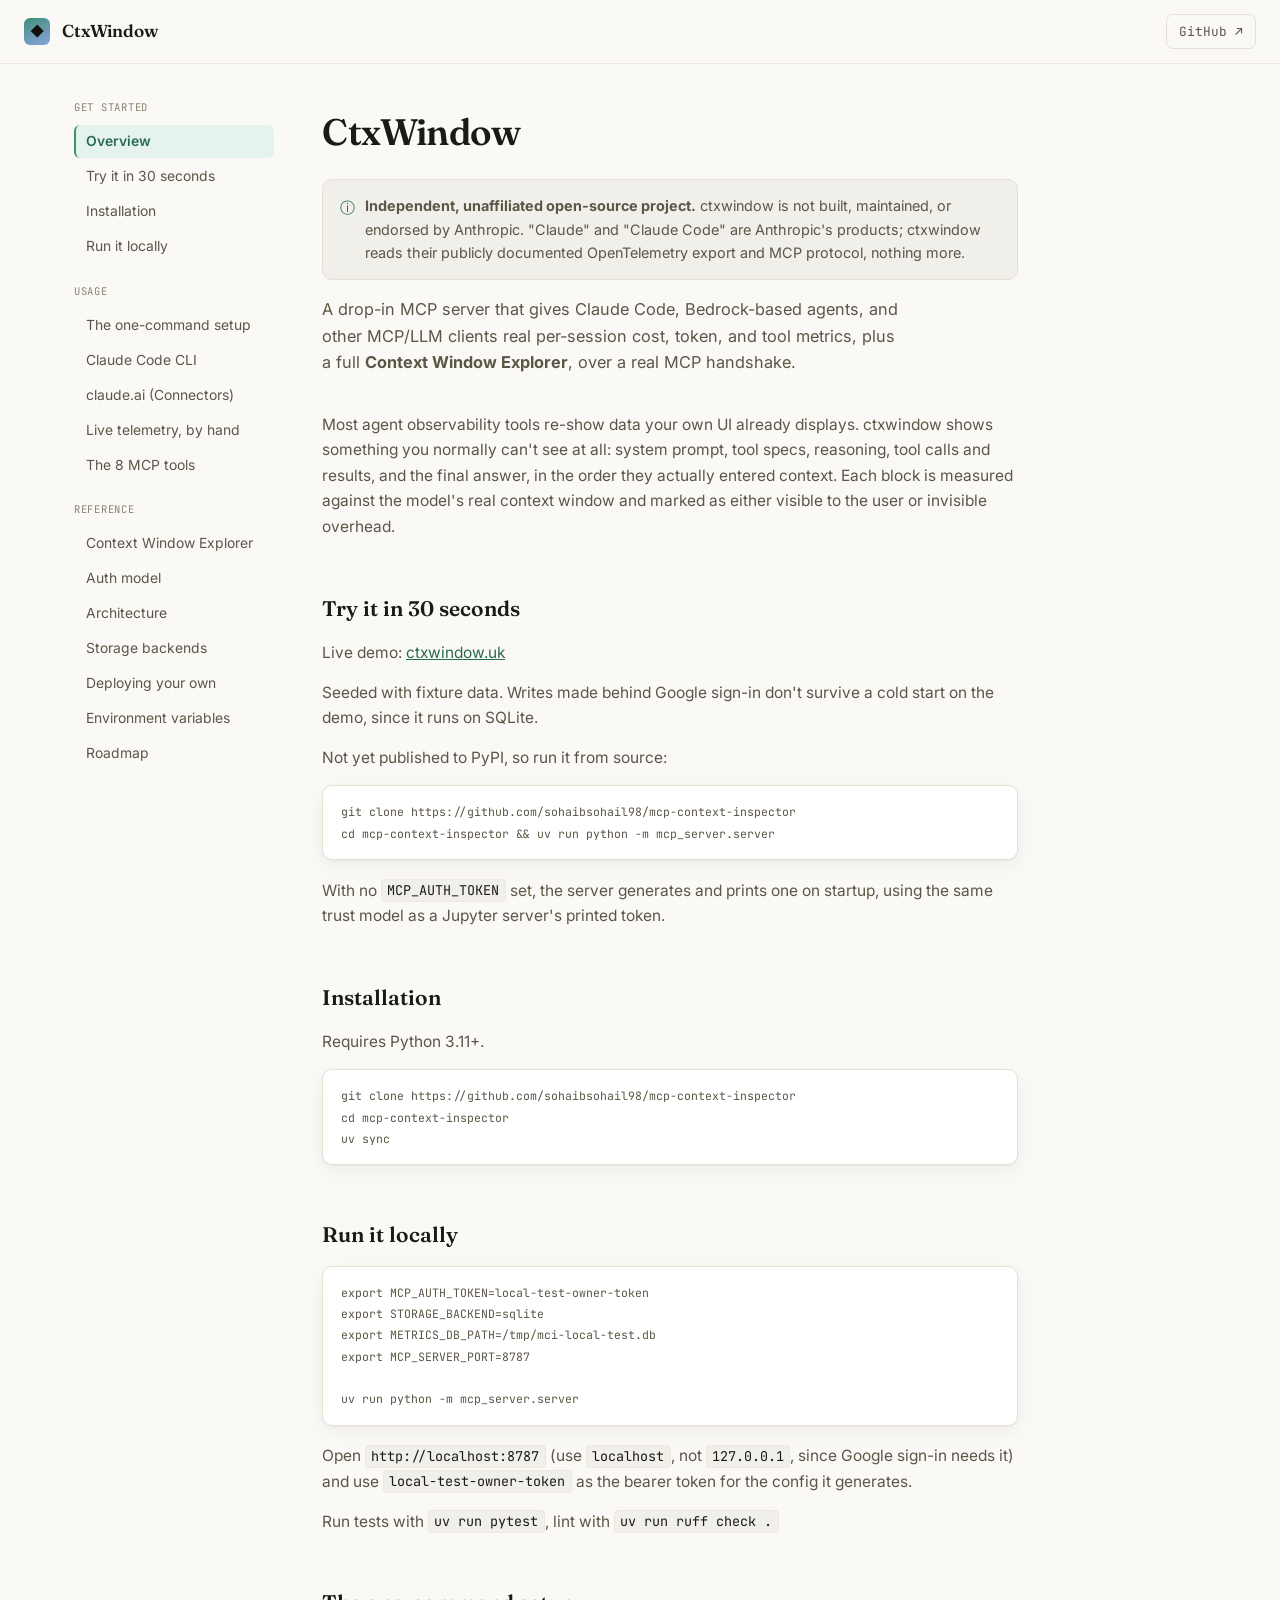
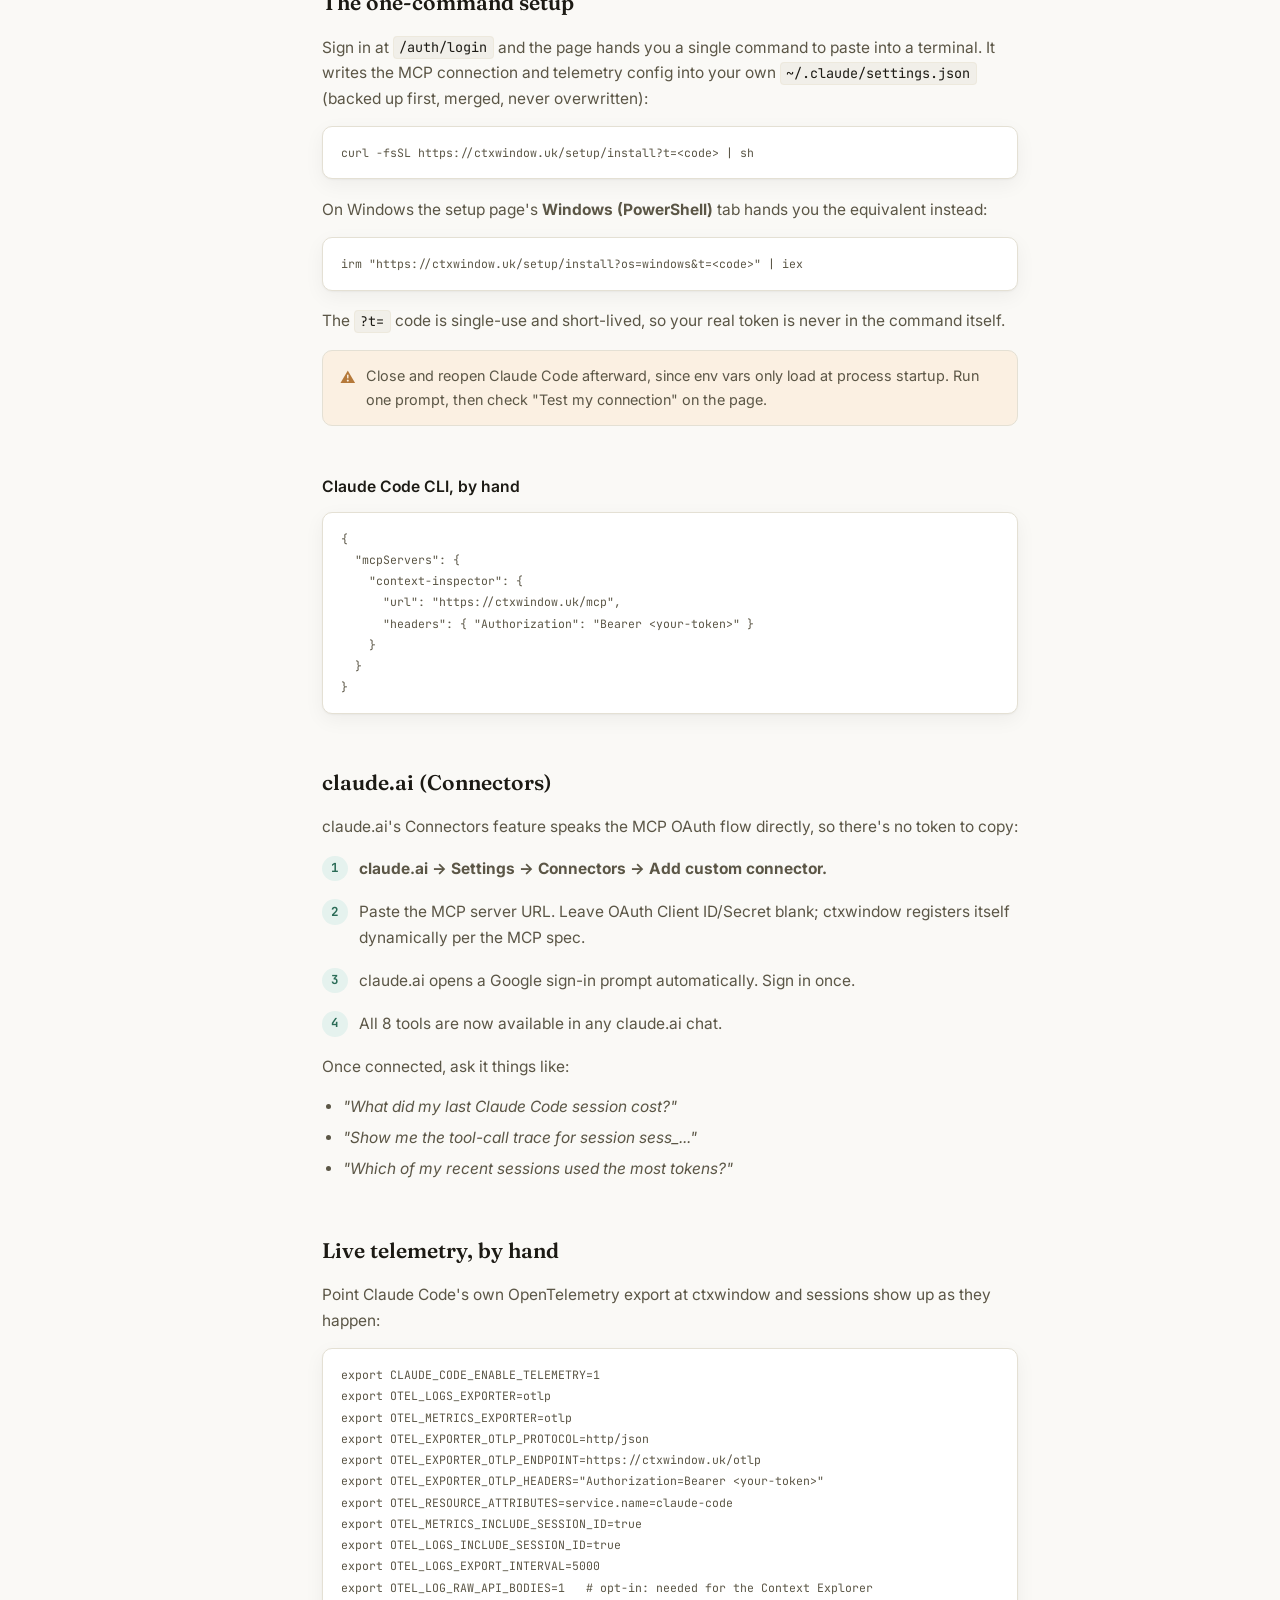
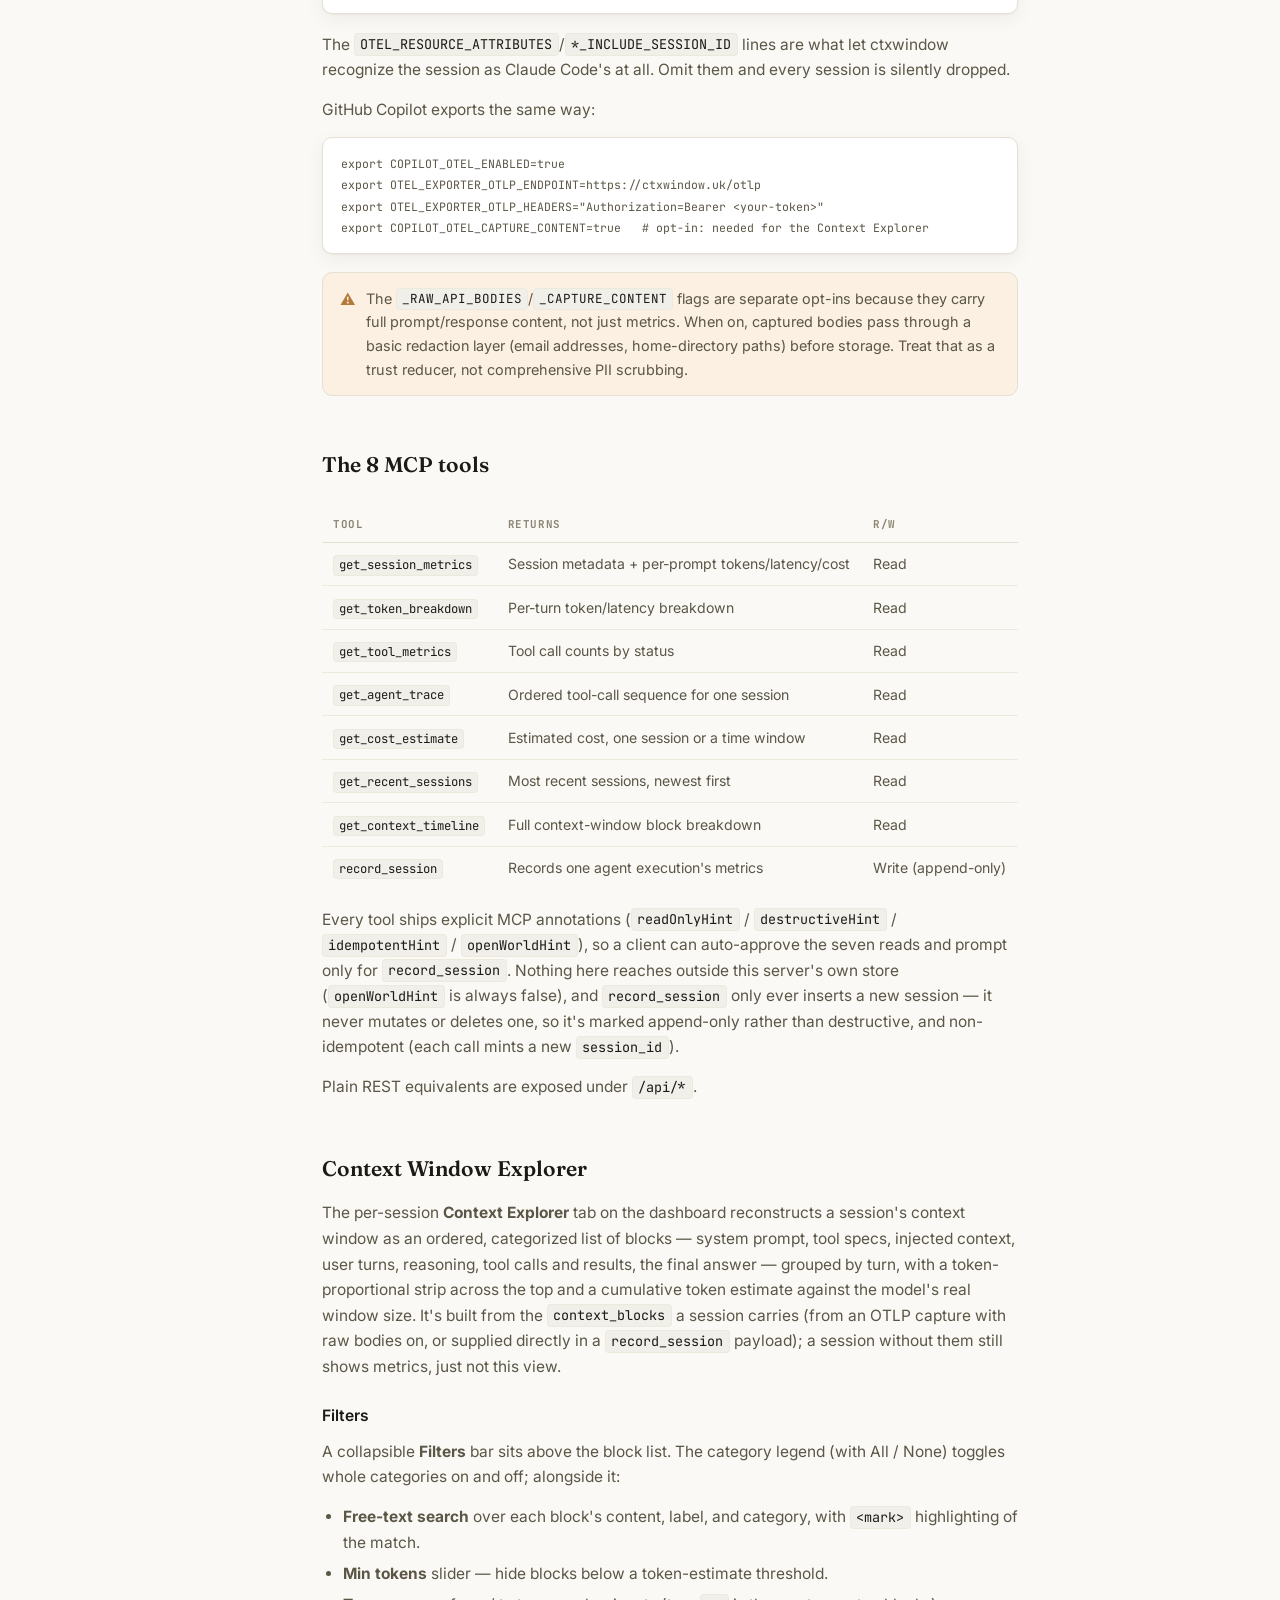
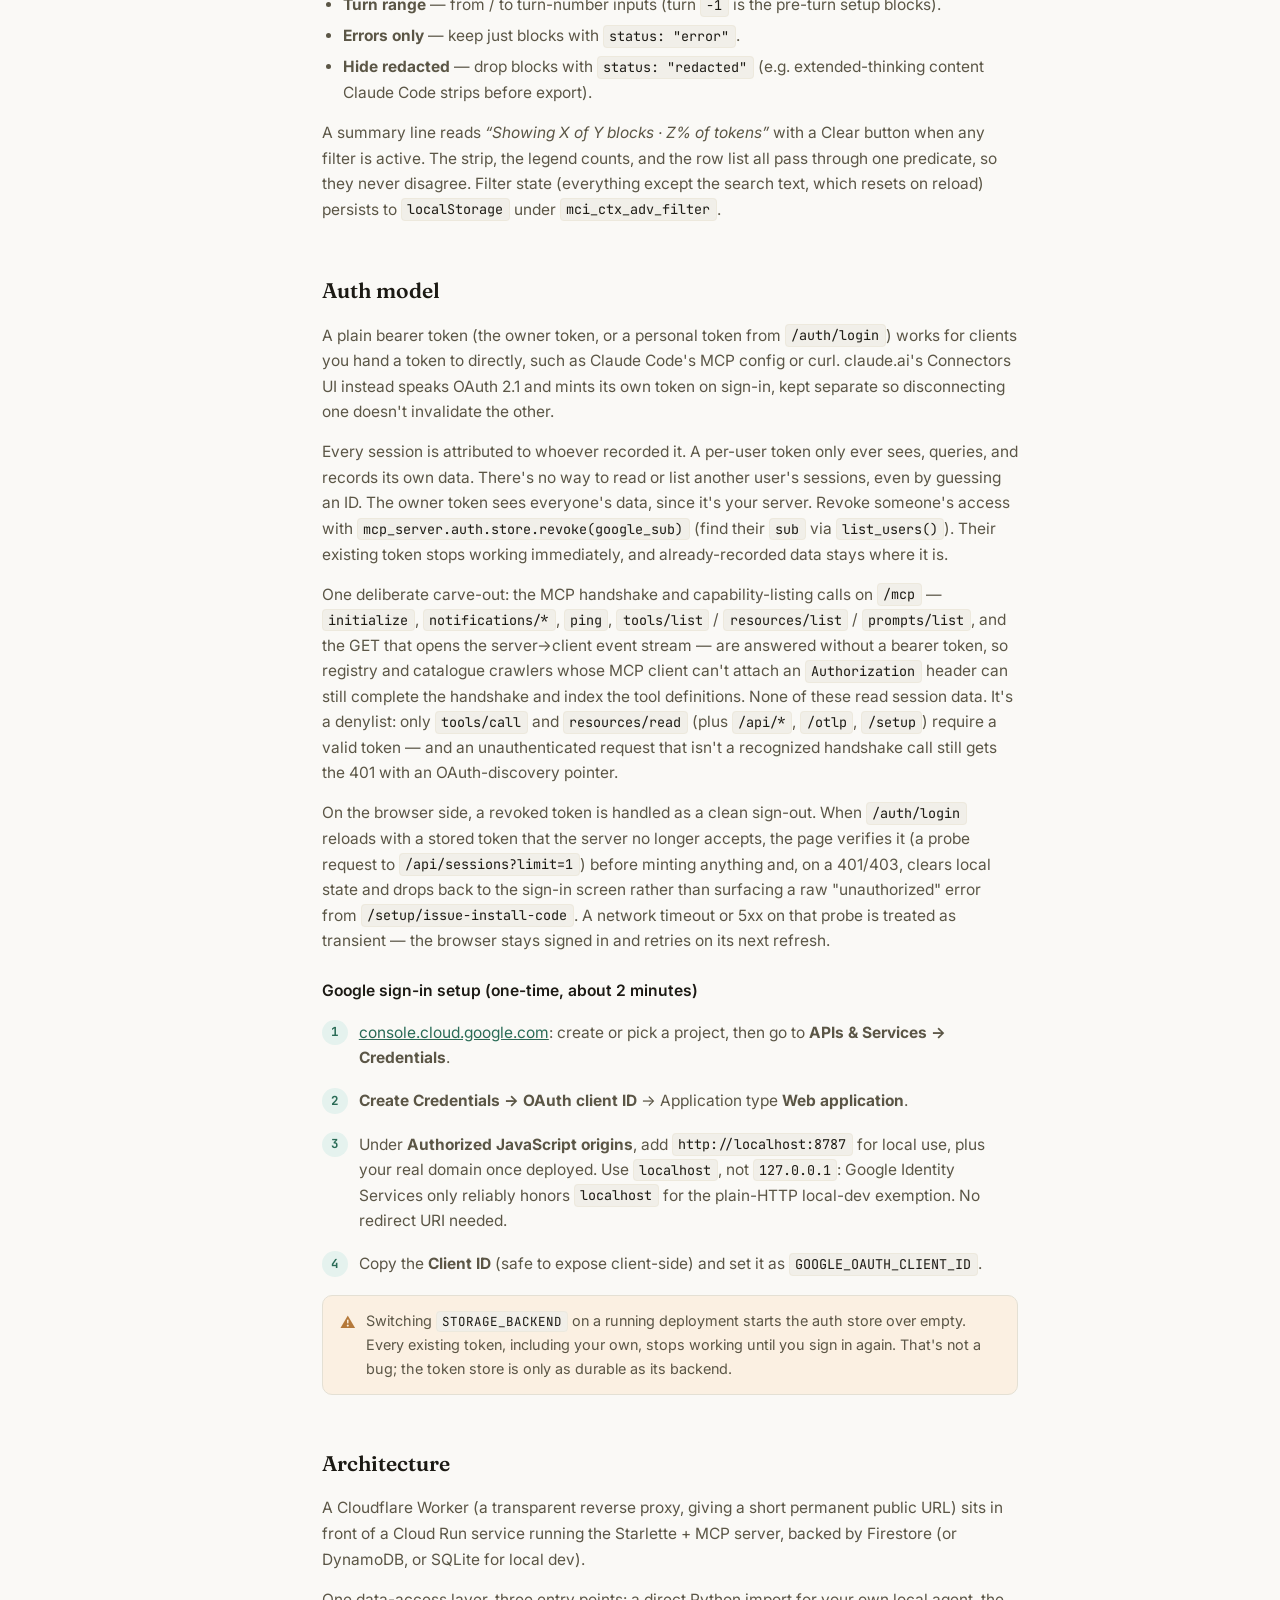
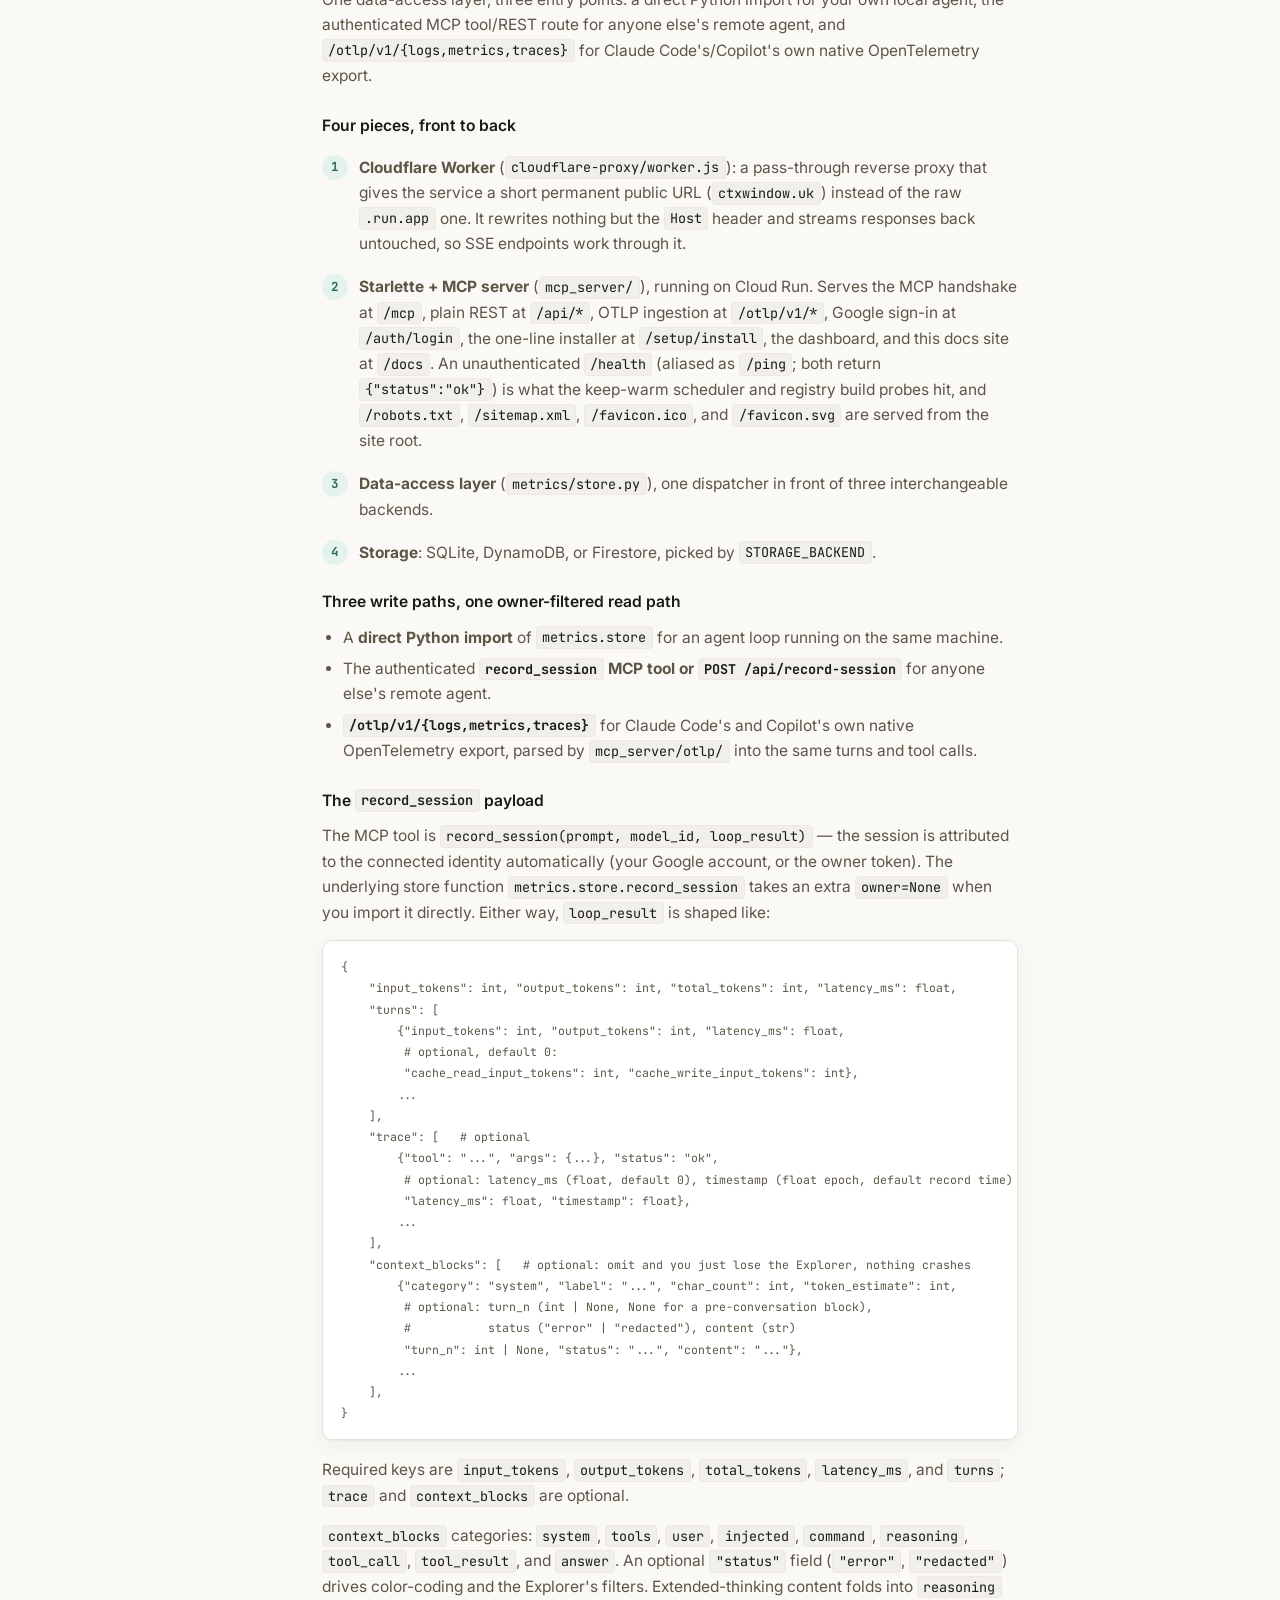
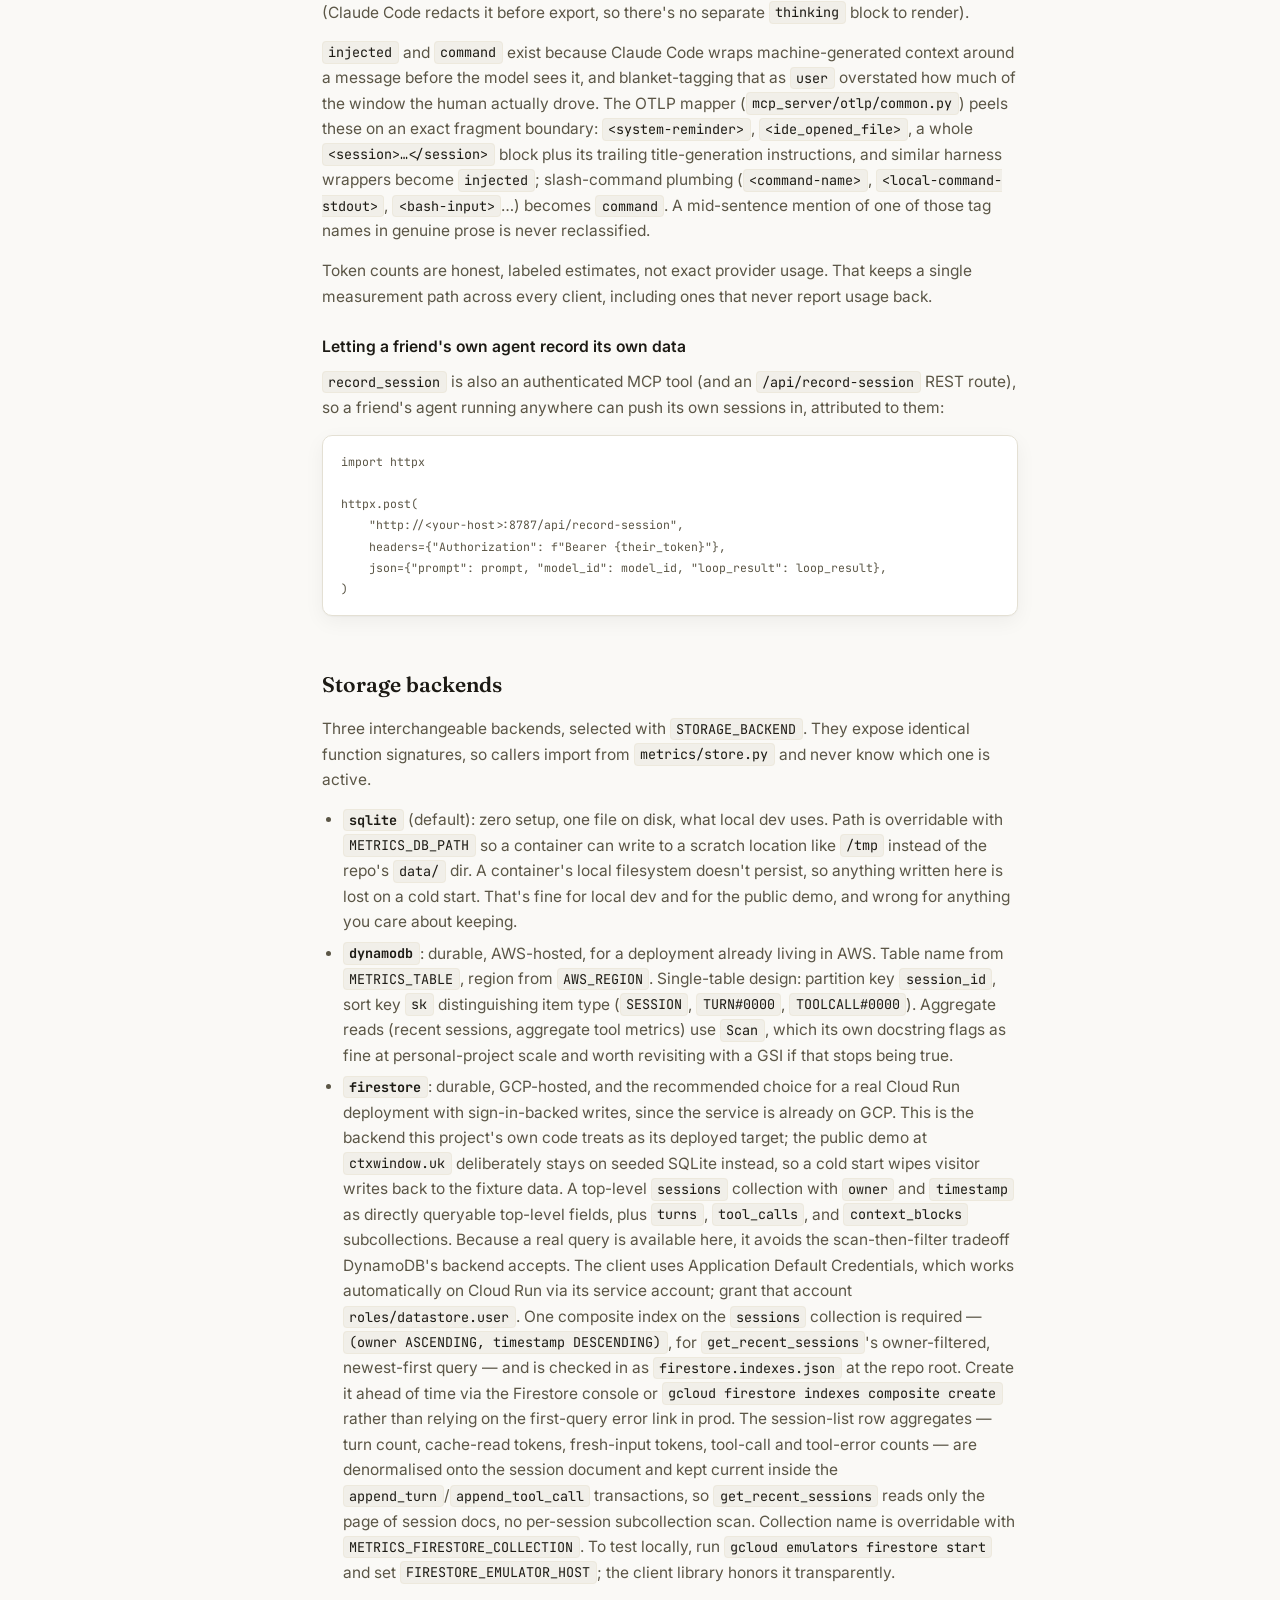
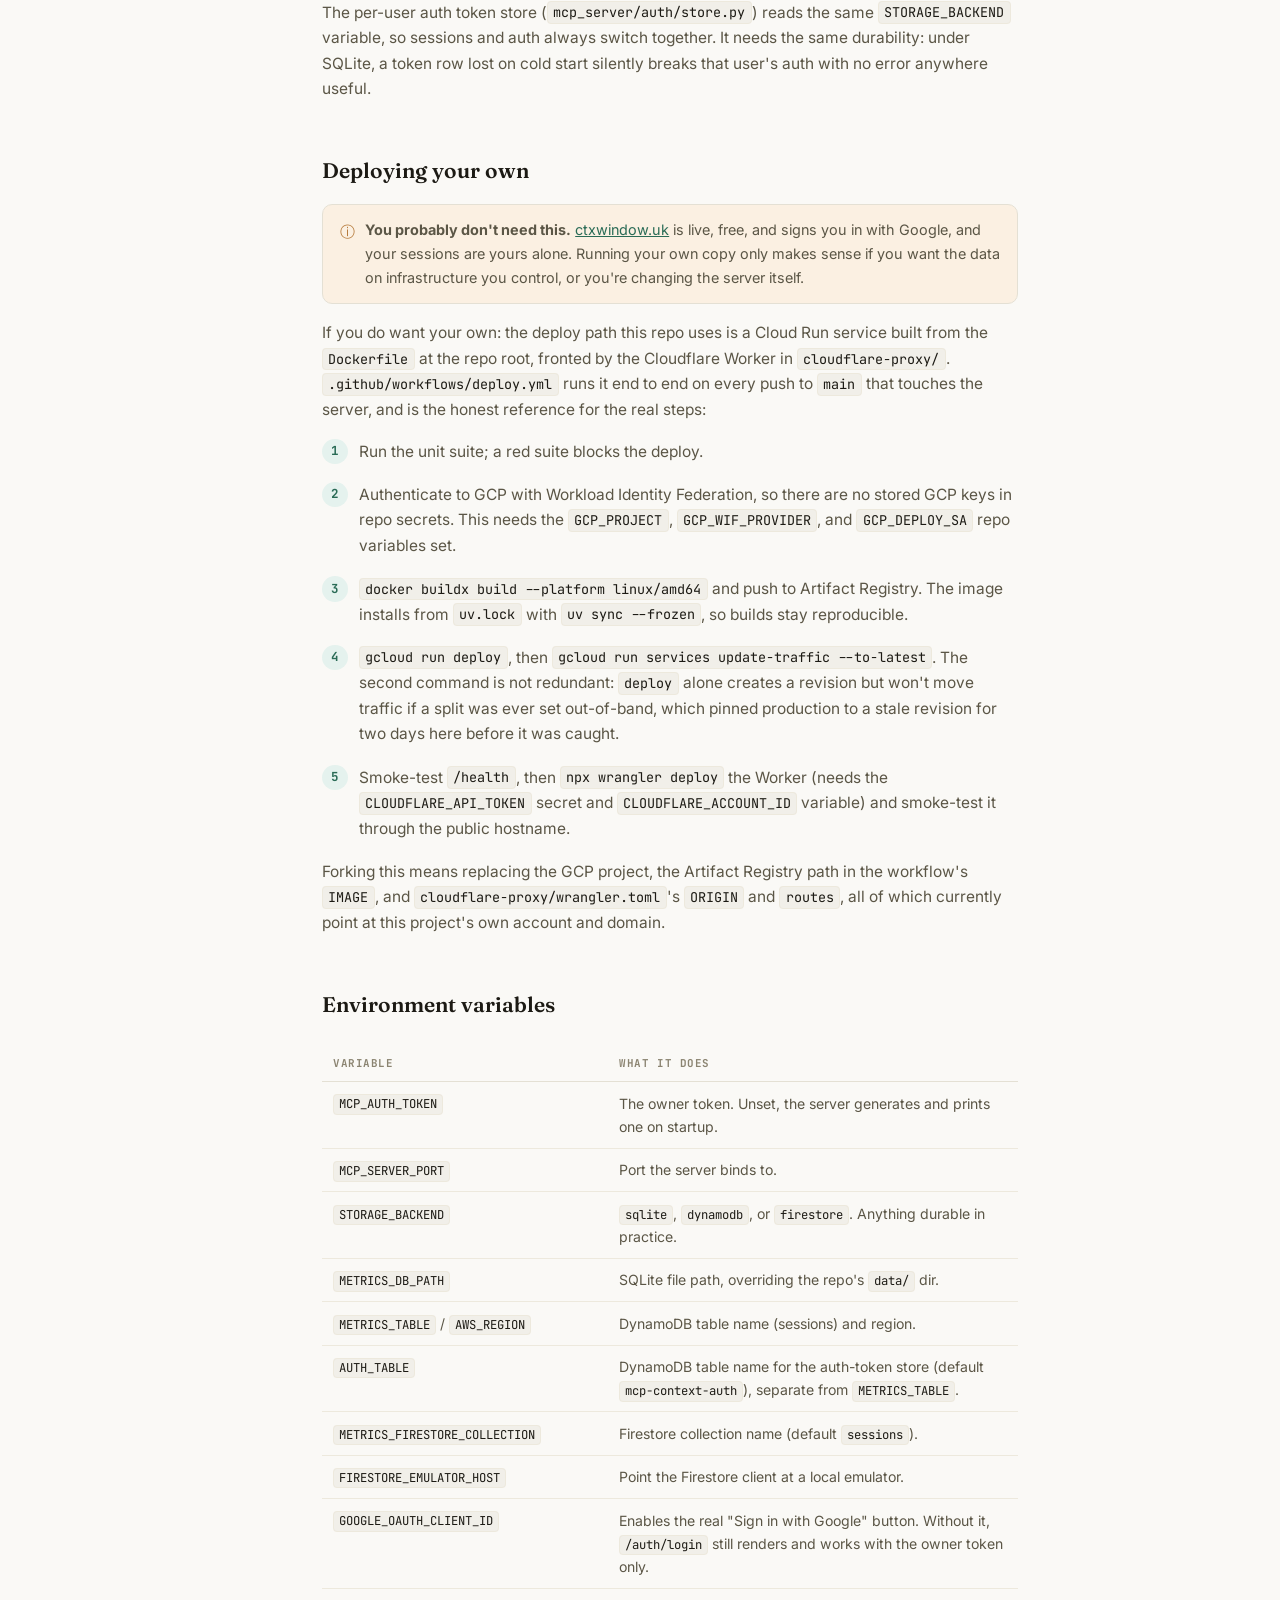
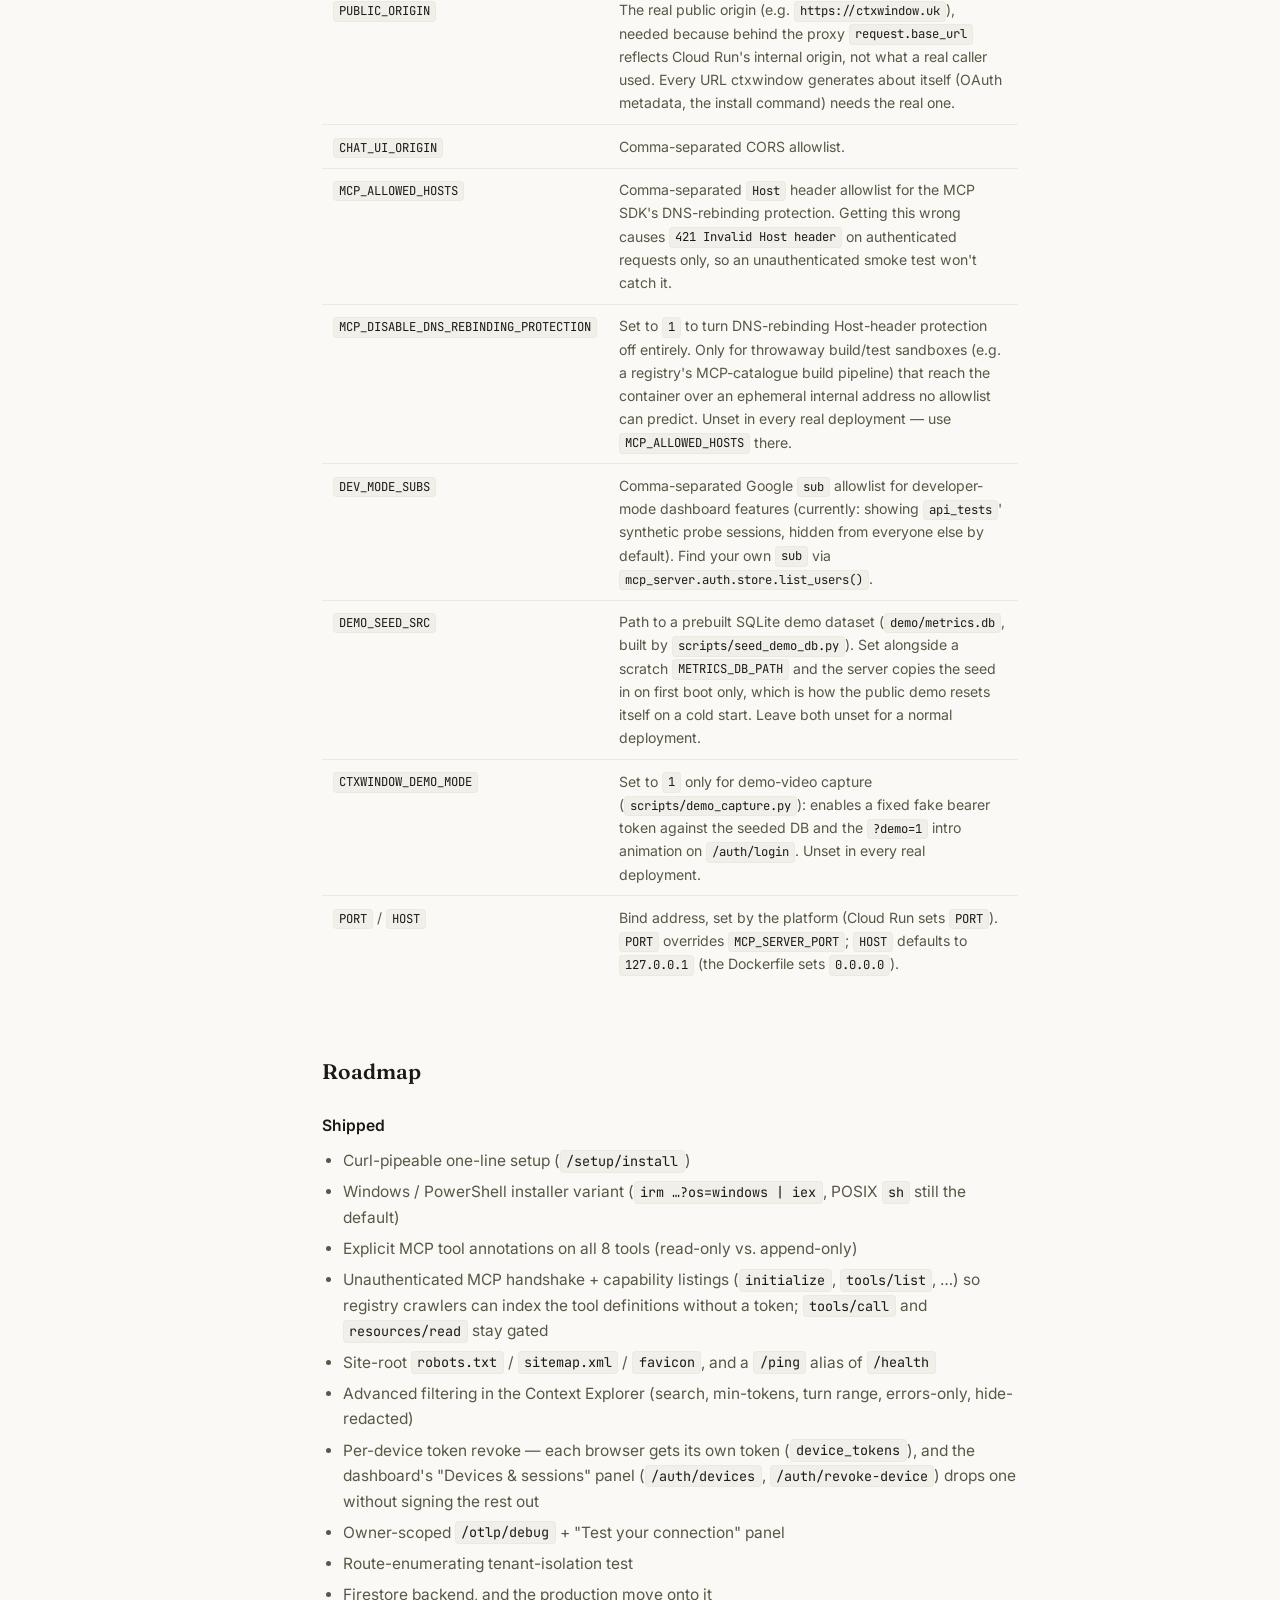
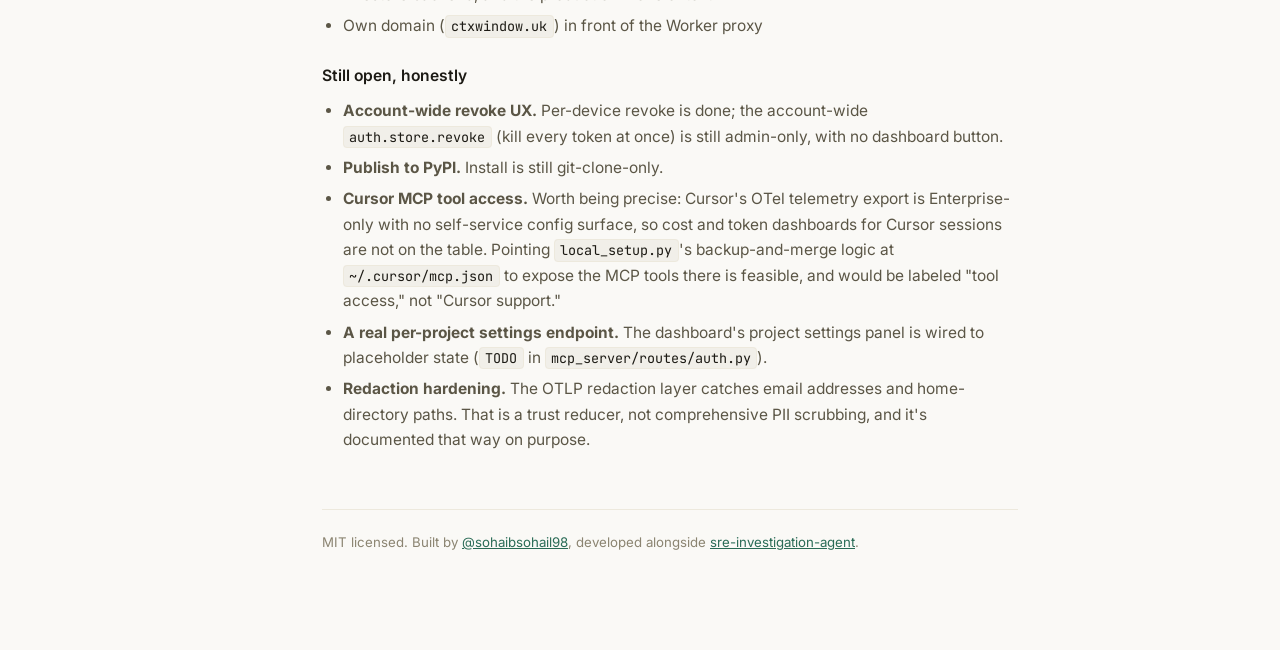
<file: docs-site/index.html>
<!doctype html>
<html lang="en">
<head>
<meta charset="utf-8">
<title>CtxWindow Docs</title>
<meta name="viewport" content="width=device-width, initial-scale=1">
<meta name="description" content="MCP server + live dashboard for real per-session cost, token, and Context Window Explorer telemetry.">
<link rel="icon" href="/favicon.svg" type="image/svg+xml"><link rel="alternate icon" href="/favicon.ico" sizes="any">
<link rel="stylesheet" href="https://fonts.googleapis.com/css2?family=Fraunces:opsz,wght@9..144,500;9..144,600;9..144,700&family=Inter:wght@400;500;600;700&family=JetBrains+Mono:wght@400;500;600&display=swap">
<style>
  :root {
    --bg: #faf9f6; --surface: #ffffff; --surface-sunken: #f1efe9;
    --border: #e4e0d4; --border-soft: #ede9dd;
    --text: #1c1a14; --text-dim: #5b5646; --text-dimmer: #8b8471;
    --accent: #3f8f76; --accent-dim: #e5f2ee; --accent-ink: #2a6b56;
    --warn: #b5793a; --warn-dim: #fbf0e2;
    --shadow: 0 1px 2px rgba(28,26,20,0.04), 0 6px 20px rgba(28,26,20,0.05);
    --radius: 10px;
    --sidebar-w: 240px;
  }
  @media (prefers-color-scheme: dark) {
    :root {
      --bg: #17150f; --surface: #1f1c14; --surface-sunken: #262115;
      --border: #322c1f; --border-soft: #241f16;
      --text: #ece5d3; --text-dim: #b0a68b; --text-dimmer: #756c56;
      --accent: #6cbfa4; --accent-dim: #1c2b23; --accent-ink: #8fdcc5;
      --warn: #d9a45c; --warn-dim: #2e2314;
      --shadow: 0 1px 2px rgba(0,0,0,0.3), 0 8px 24px rgba(0,0,0,0.35);
    }
  }

  * { box-sizing: border-box; }
  html { scroll-behavior: smooth; }
  body {
    margin: 0; background: var(--bg); color: var(--text-dim);
    font-family: 'Inter', -apple-system, sans-serif;
    font-size: 15.5px; line-height: 1.65;
  }
  ::selection { background: var(--accent-dim); color: var(--accent-ink); }

  a { color: var(--accent-ink); }

  /* ---- top bar ---- */
  .topbar {
    position: sticky; top: 0; z-index: 20;
    display: flex; align-items: center; gap: 0.7rem;
    padding: 0.85rem 1.5rem; background: var(--bg);
    border-bottom: 1px solid var(--border-soft);
  }
  .topbar .mark {
    display: flex; align-items: center; justify-content: center;
    width: 1.65rem; height: 1.65rem; border-radius: 6px;
    background: linear-gradient(155deg, var(--accent), #8ba3e0);
    color: #12100a; font-size: 0.85rem; font-weight: 700;
    flex-shrink: 0;
  }
  .topbar .brand {
    font-family: 'Fraunces', serif; font-weight: 600; font-size: 1.08rem; color: var(--text);
  }
  .topbar .spacer { flex: 1; }
  .topbar a.gh {
    font-family: 'JetBrains Mono', monospace; font-size: 0.8rem; color: var(--text-dim);
    text-decoration: none; padding: 0.4rem 0.75rem; border: 1px solid var(--border); border-radius: 7px;
  }
  .topbar a.gh:hover { border-color: var(--accent); color: var(--accent-ink); }

  /* ---- layout ---- */
  .layout { display: flex; max-width: 1180px; margin: 0 auto; }

  .sidebar {
    width: var(--sidebar-w); flex-shrink: 0;
    position: sticky; top: 3.6rem; align-self: flex-start;
    max-height: calc(100vh - 3.6rem); overflow-y: auto;
    padding: 2.2rem 1rem 3rem 1.5rem;
  }
  .sidebar nav { display: flex; flex-direction: column; gap: 0.15rem; }
  .sidebar .group-label {
    font-family: 'JetBrains Mono', monospace; font-size: 0.66rem; letter-spacing: 0.07em;
    text-transform: uppercase; color: var(--text-dimmer); margin: 1.1rem 0 0.4rem;
  }
  .sidebar .group-label:first-child { margin-top: 0; }
  .sidebar a {
    font-size: 0.87rem; color: var(--text-dim); text-decoration: none;
    padding: 0.3rem 0.6rem; border-radius: 6px; border-left: 2px solid transparent;
  }
  .sidebar a:hover { color: var(--text); background: var(--surface-sunken); }
  .sidebar a.active { color: var(--accent-ink); border-left-color: var(--accent); background: var(--accent-dim); font-weight: 600; }

  main {
    flex: 1; min-width: 0; padding: 2.4rem 2rem 6rem;
    max-width: 760px;
  }

  @media (max-width: 900px) {
    .sidebar { display: none; }
    main { max-width: none; padding: 1.6rem 1.2rem 4rem; }
  }

  /* ---- typography ---- */
  h1 {
    font-family: 'Fraunces', serif; font-weight: 600; font-size: clamp(1.8rem, 4vw, 2.3rem);
    color: var(--text); margin: 0 0 0.6rem; letter-spacing: -0.01em; text-wrap: balance;
  }
  .lede { font-size: 1.02rem; color: var(--text-dim); max-width: 58ch; margin: 0 0 2.2rem; }

  section { scroll-margin-top: 4.2rem; margin-bottom: 3rem; }
  section:last-child { margin-bottom: 0; }

  h2 {
    font-family: 'Fraunces', serif; font-weight: 600; font-size: 1.32rem;
    color: var(--text); margin: 0 0 0.9rem; padding-top: 0.2rem;
  }
  h3 {
    font-family: 'Inter', sans-serif; font-weight: 600; font-size: 0.98rem;
    color: var(--text); margin: 1.5rem 0 0.6rem;
  }

  p { margin: 0 0 0.9rem; }
  p:last-child { margin-bottom: 0; }

  code {
    font-family: 'JetBrains Mono', monospace; background: var(--surface-sunken);
    border: 1px solid var(--border-soft); border-radius: 4px;
    padding: 0.1em 0.4em; font-size: 0.87em; color: var(--text);
  }
  pre {
    font-family: 'JetBrains Mono', monospace; font-size: 0.83rem; line-height: 1.6;
    background: var(--surface); border: 1px solid var(--border); border-radius: var(--radius);
    box-shadow: var(--shadow); padding: 0.95rem 1.1rem; overflow-x: auto; margin: 0.7rem 0 1.1rem;
    color: var(--text-dim);
  }
  pre code { background: none; border: none; padding: 0; color: inherit; }

  ul, ol { padding-left: 1.3rem; margin: 0 0 0.9rem; }
  li { margin-bottom: 0.35rem; }
  li:last-child { margin-bottom: 0; }

  /* ---- components ---- */
  .callout {
    display: flex; gap: 0.65rem; align-items: flex-start;
    background: var(--warn-dim); border: 1px solid var(--border); border-radius: var(--radius);
    padding: 0.85rem 1.05rem; margin: 1rem 0; font-size: 0.9rem;
  }
  .callout .icon { flex-shrink: 0; color: var(--warn); font-size: 0.95rem; margin-top: 0.05rem; }

  table {
    width: 100%; border-collapse: collapse; margin: 0.7rem 0 1.1rem; font-size: 0.88rem;
  }
  th {
    text-align: left; font-family: 'JetBrains Mono', monospace; font-size: 0.68rem;
    letter-spacing: 0.05em; text-transform: uppercase; color: var(--text-dimmer);
    padding: 0.5rem 0.7rem; border-bottom: 1px solid var(--border);
  }
  td { padding: 0.6rem 0.7rem; border-bottom: 1px solid var(--border-soft); vertical-align: top; }
  tr:last-child td { border-bottom: none; }
  .table-wrap { overflow-x: auto; }

  .step-list { list-style: none; padding: 0; margin: 1rem 0; counter-reset: step; }
  .step-list li {
    counter-increment: step; position: relative; padding-left: 2.3rem; margin-bottom: 1.1rem;
  }
  .step-list li::before {
    content: counter(step); position: absolute; left: 0; top: 0;
    width: 1.6rem; height: 1.6rem; border-radius: 50%; background: var(--accent-dim); color: var(--accent-ink);
    font-family: 'JetBrains Mono', monospace; font-size: 0.78rem; font-weight: 700;
    display: flex; align-items: center; justify-content: center;
  }

  .card-grid { display: grid; grid-template-columns: 1fr 1fr; gap: 0.9rem; margin: 1rem 0; }
  @media (max-width: 640px) { .card-grid { grid-template-columns: 1fr; } }
  .tool-card {
    background: var(--surface); border: 1px solid var(--border); border-radius: var(--radius);
    box-shadow: var(--shadow); padding: 0.85rem 1rem;
  }
  .tool-card .name { font-family: 'JetBrains Mono', monospace; font-size: 0.83rem; color: var(--accent-ink); font-weight: 600; }
  .tool-card p { font-size: 0.85rem; margin: 0.35rem 0 0; }

  footer {
    margin-top: 3.5rem; padding-top: 1.4rem; border-top: 1px solid var(--border-soft);
    font-size: 0.83rem; color: var(--text-dimmer);
  }
</style>
</head>
<body>

<div class="topbar">
  <div class="mark">&#9670;</div>
  <span class="brand">CtxWindow</span>
  <div class="spacer"></div>
  <a class="gh" href="https://github.com/sohaibsohail98/mcp-context-inspector" target="_blank" rel="noopener">GitHub ↗</a>
</div>

<div class="layout">
  <aside class="sidebar">
    <nav id="side-nav">
      <span class="group-label">Get started</span>
      <a href="#overview">Overview</a>
      <a href="#try-it">Try it in 30 seconds</a>
      <a href="#install">Installation</a>
      <a href="#run-locally">Run it locally</a>

      <span class="group-label">Usage</span>
      <a href="#one-command">The one-command setup</a>
      <a href="#claude-code">Claude Code CLI</a>
      <a href="#claude-ai">claude.ai (Connectors)</a>
      <a href="#live-telemetry">Live telemetry, by hand</a>
      <a href="#tools">The 8 MCP tools</a>

      <span class="group-label">Reference</span>
      <a href="#context-explorer">Context Window Explorer</a>
      <a href="#auth-model">Auth model</a>
      <a href="#architecture">Architecture</a>
      <a href="#storage-backends">Storage backends</a>
      <a href="#deploying">Deploying your own</a>
      <a href="#env-vars">Environment variables</a>
      <a href="#roadmap">Roadmap</a>
    </nav>
  </aside>

  <main>
    <section id="overview">
      <h1>CtxWindow</h1>
      <div class="callout" style="background: var(--surface-sunken);">
        <span class="icon" style="color: var(--accent-ink);">&#9432;</span>
        <span><strong>Independent, unaffiliated open-source project.</strong> ctxwindow is not built,
        maintained, or endorsed by Anthropic. "Claude" and "Claude Code" are Anthropic's products;
        ctxwindow reads their publicly documented OpenTelemetry export and MCP protocol, nothing more.</span>
      </div>
      <p class="lede">
        A drop-in MCP server that gives Claude Code, Bedrock-based agents, and other MCP/LLM
        clients real per-session cost, token, and tool metrics, plus a full
        <strong>Context Window Explorer</strong>, over a real MCP handshake.
      </p>
      <p>
        Most agent observability tools re-show data your own UI already displays. ctxwindow shows
        something you normally can't see at all: system prompt, tool specs, reasoning, tool calls
        and results, and the final answer, in the order they actually entered context. Each block
        is measured against the model's real context window and marked as either visible to the
        user or invisible overhead.
      </p>
    </section>

    <section id="try-it">
      <h2>Try it in 30 seconds</h2>
      <p>
        Live demo: <a href="https://ctxwindow.uk" target="_blank" rel="noopener">ctxwindow.uk</a>
      </p>
      <p>Seeded with fixture data. Writes made behind Google sign-in don't survive a cold start on the demo, since it runs on SQLite.</p>
      <p>Not yet published to PyPI, so run it from source:</p>
      <pre><code>git clone https://github.com/sohaibsohail98/mcp-context-inspector
cd mcp-context-inspector && uv run python -m mcp_server.server</code></pre>
      <p>With no <code>MCP_AUTH_TOKEN</code> set, the server generates and prints one on startup, using the same trust model as a Jupyter server's printed token.</p>
    </section>

    <section id="install">
      <h2>Installation</h2>
      <p>Requires Python 3.11+.</p>
      <pre><code>git clone https://github.com/sohaibsohail98/mcp-context-inspector
cd mcp-context-inspector
uv sync</code></pre>
    </section>

    <section id="run-locally">
      <h2>Run it locally</h2>
      <pre><code>export MCP_AUTH_TOKEN=local-test-owner-token
export STORAGE_BACKEND=sqlite
export METRICS_DB_PATH=/tmp/mci-local-test.db
export MCP_SERVER_PORT=8787

uv run python -m mcp_server.server</code></pre>
      <p>
        Open <code>http://localhost:8787</code> (use <code>localhost</code>, not
        <code>127.0.0.1</code>, since Google sign-in needs it) and use
        <code>local-test-owner-token</code> as the bearer token for the config it generates.
      </p>
      <p>Run tests with <code>uv run pytest</code>, lint with <code>uv run ruff check .</code></p>
    </section>

    <section id="one-command">
      <h2>The one-command setup</h2>
      <p>
        Sign in at <code>/auth/login</code> and the page hands you a single command to paste into
        a terminal. It writes the MCP connection and telemetry config into your own
        <code>~/.claude/settings.json</code> (backed up first, merged, never overwritten):
      </p>
      <pre><code>curl -fsSL https://ctxwindow.uk/setup/install?t=&lt;code&gt; | sh</code></pre>
      <p>
        On Windows the setup page's <strong>Windows (PowerShell)</strong> tab hands you the
        equivalent instead:
      </p>
      <pre><code>irm "https://ctxwindow.uk/setup/install?os=windows&amp;t=&lt;code&gt;" | iex</code></pre>
      <p>
        The <code>?t=</code> code is single-use and short-lived, so your real token is never in
        the command itself.
      </p>
      <div class="callout">
        <span class="icon">⚠</span>
        <span>Close and reopen Claude Code afterward, since env vars only load at process startup.
        Run one prompt, then check "Test my connection" on the page.</span>
      </div>
    </section>

    <section id="claude-code">
      <h3 style="margin-top:0;">Claude Code CLI, by hand</h3>
      <pre><code>{
  "mcpServers": {
    "context-inspector": {
      "url": "https://ctxwindow.uk/mcp",
      "headers": { "Authorization": "Bearer &lt;your-token&gt;" }
    }
  }
}</code></pre>
    </section>

    <section id="claude-ai">
      <h2>claude.ai (Connectors)</h2>
      <p>claude.ai's Connectors feature speaks the MCP OAuth flow directly, so there's no token to copy:</p>
      <ol class="step-list">
        <li><strong>claude.ai → Settings → Connectors → Add custom connector.</strong></li>
        <li>Paste the MCP server URL. Leave OAuth Client ID/Secret blank; ctxwindow registers itself dynamically per the MCP spec.</li>
        <li>claude.ai opens a Google sign-in prompt automatically. Sign in once.</li>
        <li>All 8 tools are now available in any claude.ai chat.</li>
      </ol>
      <p>Once connected, ask it things like:</p>
      <ul>
        <li><em>"What did my last Claude Code session cost?"</em></li>
        <li><em>"Show me the tool-call trace for session sess_..."</em></li>
        <li><em>"Which of my recent sessions used the most tokens?"</em></li>
      </ul>
    </section>

    <section id="live-telemetry">
      <h2>Live telemetry, by hand</h2>
      <p>Point Claude Code's own OpenTelemetry export at ctxwindow and sessions show up as they happen:</p>
      <pre><code>export CLAUDE_CODE_ENABLE_TELEMETRY=1
export OTEL_LOGS_EXPORTER=otlp
export OTEL_METRICS_EXPORTER=otlp
export OTEL_EXPORTER_OTLP_PROTOCOL=http/json
export OTEL_EXPORTER_OTLP_ENDPOINT=https://ctxwindow.uk/otlp
export OTEL_EXPORTER_OTLP_HEADERS="Authorization=Bearer &lt;your-token&gt;"
export OTEL_RESOURCE_ATTRIBUTES=service.name=claude-code
export OTEL_METRICS_INCLUDE_SESSION_ID=true
export OTEL_LOGS_INCLUDE_SESSION_ID=true
export OTEL_LOGS_EXPORT_INTERVAL=5000
export OTEL_LOG_RAW_API_BODIES=1   # opt-in: needed for the Context Explorer</code></pre>
      <p>
        The <code>OTEL_RESOURCE_ATTRIBUTES</code>/<code>*_INCLUDE_SESSION_ID</code> lines are what
        let ctxwindow recognize the session as Claude Code's at all. Omit them and every session is
        silently dropped.
      </p>
      <p>GitHub Copilot exports the same way:</p>
      <pre><code>export COPILOT_OTEL_ENABLED=true
export OTEL_EXPORTER_OTLP_ENDPOINT=https://ctxwindow.uk/otlp
export OTEL_EXPORTER_OTLP_HEADERS="Authorization=Bearer &lt;your-token&gt;"
export COPILOT_OTEL_CAPTURE_CONTENT=true   # opt-in: needed for the Context Explorer</code></pre>
      <div class="callout">
        <span class="icon">⚠</span>
        <span>The <code>_RAW_API_BODIES</code>/<code>_CAPTURE_CONTENT</code> flags are separate
        opt-ins because they carry full prompt/response content, not just metrics. When on, captured
        bodies pass through a basic redaction layer (email addresses, home-directory paths) before
        storage. Treat that as a trust reducer, not comprehensive PII scrubbing.</span>
      </div>
    </section>

    <section id="tools">
      <h2>The 8 MCP tools</h2>
      <div class="table-wrap">
      <table>
        <tr><th>Tool</th><th>Returns</th><th>R/W</th></tr>
        <tr><td><code>get_session_metrics</code></td><td>Session metadata + per-prompt tokens/latency/cost</td><td>Read</td></tr>
        <tr><td><code>get_token_breakdown</code></td><td>Per-turn token/latency breakdown</td><td>Read</td></tr>
        <tr><td><code>get_tool_metrics</code></td><td>Tool call counts by status</td><td>Read</td></tr>
        <tr><td><code>get_agent_trace</code></td><td>Ordered tool-call sequence for one session</td><td>Read</td></tr>
        <tr><td><code>get_cost_estimate</code></td><td>Estimated cost, one session or a time window</td><td>Read</td></tr>
        <tr><td><code>get_recent_sessions</code></td><td>Most recent sessions, newest first</td><td>Read</td></tr>
        <tr><td><code>get_context_timeline</code></td><td>Full context-window block breakdown</td><td>Read</td></tr>
        <tr><td><code>record_session</code></td><td>Records one agent execution's metrics</td><td>Write (append-only)</td></tr>
      </table>
      </div>
      <p>
        Every tool ships explicit MCP annotations (<code>readOnlyHint</code> /
        <code>destructiveHint</code> / <code>idempotentHint</code> / <code>openWorldHint</code>),
        so a client can auto-approve the seven reads and prompt only for
        <code>record_session</code>. Nothing here reaches outside this server's own store
        (<code>openWorldHint</code> is always false), and <code>record_session</code> only ever
        inserts a new session &mdash; it never mutates or deletes one, so it's marked
        append-only rather than destructive, and non-idempotent (each call mints a new
        <code>session_id</code>).
      </p>
      <p>Plain REST equivalents are exposed under <code>/api/*</code>.</p>
    </section>

    <section id="context-explorer">
      <h2>Context Window Explorer</h2>
      <p>
        The per-session <strong>Context Explorer</strong> tab on the dashboard reconstructs a
        session's context window as an ordered, categorized list of blocks &mdash; system prompt,
        tool specs, injected context, user turns, reasoning, tool calls and results, the final
        answer &mdash; grouped by turn, with a token-proportional strip across the top and a
        cumulative token estimate against the model's real window size. It's built from the
        <code>context_blocks</code> a session carries (from an OTLP capture with raw bodies on, or
        supplied directly in a <code>record_session</code> payload); a session without them still
        shows metrics, just not this view.
      </p>
      <h3>Filters</h3>
      <p>
        A collapsible <strong>Filters</strong> bar sits above the block list. The category legend
        (with All / None) toggles whole categories on and off; alongside it:
      </p>
      <ul>
        <li><strong>Free-text search</strong> over each block's content, label, and category, with
          <code>&lt;mark&gt;</code> highlighting of the match.</li>
        <li><strong>Min tokens</strong> slider &mdash; hide blocks below a token-estimate threshold.</li>
        <li><strong>Turn range</strong> &mdash; from / to turn-number inputs (turn <code>-1</code> is
          the pre-turn setup blocks).</li>
        <li><strong>Errors only</strong> &mdash; keep just blocks with <code>status: "error"</code>.</li>
        <li><strong>Hide redacted</strong> &mdash; drop blocks with <code>status: "redacted"</code>
          (e.g. extended-thinking content Claude Code strips before export).</li>
      </ul>
      <p>
        A summary line reads <em>&ldquo;Showing X of Y blocks &middot; Z% of tokens&rdquo;</em> with a
        Clear button when any filter is active. The strip, the legend counts, and the row list all
        pass through one predicate, so they never disagree. Filter state (everything except the
        search text, which resets on reload) persists to <code>localStorage</code> under
        <code>mci_ctx_adv_filter</code>.
      </p>
    </section>

    <section id="auth-model">
      <h2>Auth model</h2>
      <p>
        A plain bearer token (the owner token, or a personal token from <code>/auth/login</code>)
        works for clients you hand a token to directly, such as Claude Code's MCP config or curl.
        claude.ai's Connectors UI instead speaks OAuth 2.1 and mints its own token on sign-in, kept
        separate so disconnecting one doesn't invalidate the other.
      </p>
      <p>
        Every session is attributed to whoever recorded it. A per-user token only ever sees,
        queries, and records its own data. There's no way to read or list another user's sessions,
        even by guessing an ID. The owner token sees everyone's data, since it's your server.
        Revoke someone's access with <code>mcp_server.auth.store.revoke(google_sub)</code> (find
        their <code>sub</code> via <code>list_users()</code>). Their existing token stops working
        immediately, and already-recorded data stays where it is.
      </p>
      <p>
        One deliberate carve-out: the MCP handshake and capability-listing calls on
        <code>/mcp</code> &mdash; <code>initialize</code>, <code>notifications/*</code>,
        <code>ping</code>, <code>tools/list</code> / <code>resources/list</code> /
        <code>prompts/list</code>, and the GET that opens the server&rarr;client event stream
        &mdash; are answered without a bearer token, so registry and catalogue crawlers whose MCP
        client can't attach an <code>Authorization</code> header can still complete the handshake
        and index the tool definitions. None of these read session data. It's a denylist: only
        <code>tools/call</code> and <code>resources/read</code> (plus <code>/api/*</code>,
        <code>/otlp</code>, <code>/setup</code>) require a valid token &mdash; and an
        unauthenticated request that isn't a recognized handshake call still gets the 401 with an
        OAuth-discovery pointer.
      </p>
      <p>
        On the browser side, a revoked token is handled as a clean sign-out. When
        <code>/auth/login</code> reloads with a stored token that the server no longer accepts, the
        page verifies it (a probe request to <code>/api/sessions?limit=1</code>) before minting
        anything and, on a 401/403, clears local state and drops back to the sign-in screen rather
        than surfacing a raw "unauthorized" error from <code>/setup/issue-install-code</code>. A
        network timeout or 5xx on that probe is treated as transient &mdash; the browser stays
        signed in and retries on its next refresh.
      </p>

      <h3>Google sign-in setup (one-time, about 2 minutes)</h3>
      <ol class="step-list">
        <li>
          <a href="https://console.cloud.google.com" target="_blank" rel="noopener">console.cloud.google.com</a>:
          create or pick a project, then go to <strong>APIs &amp; Services → Credentials</strong>.
        </li>
        <li><strong>Create Credentials → OAuth client ID</strong> → Application type <strong>Web application</strong>.</li>
        <li>
          Under <strong>Authorized JavaScript origins</strong>, add <code>http://localhost:8787</code>
          for local use, plus your real domain once deployed. Use <code>localhost</code>, not
          <code>127.0.0.1</code>: Google Identity Services only reliably honors <code>localhost</code>
          for the plain-HTTP local-dev exemption. No redirect URI needed.
        </li>
        <li>
          Copy the <strong>Client ID</strong> (safe to expose client-side) and set it as
          <code>GOOGLE_OAUTH_CLIENT_ID</code>.
        </li>
      </ol>
      <div class="callout">
        <span class="icon">⚠</span>
        <span>Switching <code>STORAGE_BACKEND</code> on a running deployment starts the auth store
        over empty. Every existing token, including your own, stops working until you sign in again.
        That's not a bug; the token store is only as durable as its backend.</span>
      </div>
    </section>

    <section id="architecture">
      <h2>Architecture</h2>
      <p>
        A Cloudflare Worker (a transparent reverse proxy, giving a short permanent public URL) sits
        in front of a Cloud Run service running the Starlette + MCP server, backed by Firestore (or
        DynamoDB, or SQLite for local dev).
      </p>
      <p>
        One data-access layer, three entry points: a direct Python import for your own local agent,
        the authenticated MCP tool/REST route for anyone else's remote agent, and
        <code>/otlp/v1/{logs,metrics,traces}</code> for Claude Code's/Copilot's own native
        OpenTelemetry export.
      </p>

      <h3>Four pieces, front to back</h3>
      <ol class="step-list">
        <li>
          <strong>Cloudflare Worker</strong> (<code>cloudflare-proxy/worker.js</code>): a
          pass-through reverse proxy that gives the service a short permanent public URL
          (<code>ctxwindow.uk</code>) instead of the raw <code>.run.app</code> one. It rewrites
          nothing but the <code>Host</code> header and streams responses back untouched, so SSE
          endpoints work through it.
        </li>
        <li>
          <strong>Starlette + MCP server</strong> (<code>mcp_server/</code>), running on Cloud Run.
          Serves the MCP handshake at <code>/mcp</code>, plain REST at <code>/api/*</code>, OTLP
          ingestion at <code>/otlp/v1/*</code>, Google sign-in at <code>/auth/login</code>, the
          one-line installer at <code>/setup/install</code>, the dashboard, and this docs site at
          <code>/docs</code>. An unauthenticated <code>/health</code> (aliased as <code>/ping</code>;
          both return <code>{"status":"ok"}</code>) is what the keep-warm scheduler and registry
          build probes hit, and <code>/robots.txt</code>, <code>/sitemap.xml</code>,
          <code>/favicon.ico</code>, and <code>/favicon.svg</code> are served from the site root.
        </li>
        <li>
          <strong>Data-access layer</strong> (<code>metrics/store.py</code>), one dispatcher in
          front of three interchangeable backends.
        </li>
        <li>
          <strong>Storage</strong>: SQLite, DynamoDB, or Firestore, picked by
          <code>STORAGE_BACKEND</code>.
        </li>
      </ol>

      <h3>Three write paths, one owner-filtered read path</h3>
      <ul>
        <li>A <strong>direct Python import</strong> of <code>metrics.store</code> for an agent loop running on the same machine.</li>
        <li>The authenticated <strong><code>record_session</code> MCP tool or <code>POST /api/record-session</code></strong> for anyone else's remote agent.</li>
        <li><strong><code>/otlp/v1/{logs,metrics,traces}</code></strong> for Claude Code's and Copilot's own native OpenTelemetry export, parsed by <code>mcp_server/otlp/</code> into the same turns and tool calls.</li>
      </ul>

      <h3>The <code>record_session</code> payload</h3>
      <p>
        The MCP tool is <code>record_session(prompt, model_id, loop_result)</code> &mdash; the
        session is attributed to the connected identity automatically (your Google account, or the
        owner token). The underlying store function <code>metrics.store.record_session</code> takes
        an extra <code>owner=None</code> when you import it directly. Either way,
        <code>loop_result</code> is shaped like:
      </p>
      <pre><code>{
    "input_tokens": int, "output_tokens": int, "total_tokens": int, "latency_ms": float,
    "turns": [
        {"input_tokens": int, "output_tokens": int, "latency_ms": float,
         # optional, default 0:
         "cache_read_input_tokens": int, "cache_write_input_tokens": int},
        ...
    ],
    "trace": [   # optional
        {"tool": "...", "args": {...}, "status": "ok",
         # optional: latency_ms (float, default 0), timestamp (float epoch, default record time)
         "latency_ms": float, "timestamp": float},
        ...
    ],
    "context_blocks": [   # optional: omit and you just lose the Explorer, nothing crashes
        {"category": "system", "label": "...", "char_count": int, "token_estimate": int,
         # optional: turn_n (int | None, None for a pre-conversation block),
         #           status ("error" | "redacted"), content (str)
         "turn_n": int | None, "status": "...", "content": "..."},
        ...
    ],
}</code></pre>
      <p>
        Required keys are <code>input_tokens</code>, <code>output_tokens</code>,
        <code>total_tokens</code>, <code>latency_ms</code>, and <code>turns</code>;
        <code>trace</code> and <code>context_blocks</code> are optional.
      </p>
      <p>
        <code>context_blocks</code> categories: <code>system</code>, <code>tools</code>,
        <code>user</code>, <code>injected</code>, <code>command</code>, <code>reasoning</code>,
        <code>tool_call</code>, <code>tool_result</code>, and <code>answer</code>. An optional
        <code>"status"</code> field (<code>"error"</code>, <code>"redacted"</code>) drives
        color-coding and the Explorer's filters. Extended-thinking content folds into
        <code>reasoning</code> (Claude Code redacts it before export, so there's no separate
        <code>thinking</code> block to render).
      </p>
      <p>
        <code>injected</code> and <code>command</code> exist because Claude Code wraps
        machine-generated context around a message before the model sees it, and blanket-tagging
        that as <code>user</code> overstated how much of the window the human actually drove.
        The OTLP mapper (<code>mcp_server/otlp/common.py</code>) peels these on an exact
        fragment boundary: <code>&lt;system-reminder&gt;</code>, <code>&lt;ide_opened_file&gt;</code>,
        a whole <code>&lt;session&gt;&hellip;&lt;/session&gt;</code> block plus its trailing
        title-generation instructions, and similar harness wrappers become
        <code>injected</code>; slash-command plumbing (<code>&lt;command-name&gt;</code>,
        <code>&lt;local-command-stdout&gt;</code>, <code>&lt;bash-input&gt;</code>&hellip;) becomes
        <code>command</code>. A mid-sentence mention of one of those tag names in genuine prose
        is never reclassified.
      </p>
      <p>
        Token counts are honest, labeled estimates, not exact provider usage. That keeps a single
        measurement path across every client, including ones that never report usage back.
      </p>

      <h3>Letting a friend's own agent record its own data</h3>
      <p>
        <code>record_session</code> is also an authenticated MCP tool (and an
        <code>/api/record-session</code> REST route), so a friend's agent running anywhere can push
        its own sessions in, attributed to them:
      </p>
      <pre><code>import httpx

httpx.post(
    "http://&lt;your-host&gt;:8787/api/record-session",
    headers={"Authorization": f"Bearer {their_token}"},
    json={"prompt": prompt, "model_id": model_id, "loop_result": loop_result},
)</code></pre>
    </section>

    <section id="storage-backends">
      <h2>Storage backends</h2>
      <p>
        Three interchangeable backends, selected with <code>STORAGE_BACKEND</code>. They expose
        identical function signatures, so callers import from <code>metrics/store.py</code> and
        never know which one is active.
      </p>
      <ul>
        <li>
          <strong><code>sqlite</code></strong> (default): zero setup, one file on disk, what local
          dev uses. Path is overridable with <code>METRICS_DB_PATH</code> so a container can write
          to a scratch location like <code>/tmp</code> instead of the repo's <code>data/</code>
          dir. A container's local filesystem doesn't persist, so anything written here is lost on
          a cold start. That's fine for local dev and for the public demo, and wrong for anything
          you care about keeping.
        </li>
        <li>
          <strong><code>dynamodb</code></strong>: durable, AWS-hosted, for a deployment already
          living in AWS. Table name from <code>METRICS_TABLE</code>, region from
          <code>AWS_REGION</code>. Single-table design: partition key <code>session_id</code>, sort
          key <code>sk</code> distinguishing item type (<code>SESSION</code>,
          <code>TURN#0000</code>, <code>TOOLCALL#0000</code>). Aggregate reads (recent sessions,
          aggregate tool metrics) use <code>Scan</code>, which its own docstring flags as fine at
          personal-project scale and worth revisiting with a GSI if that stops being true.
        </li>
        <li>
          <strong><code>firestore</code></strong>: durable, GCP-hosted, and the recommended choice
          for a real Cloud Run deployment with sign-in-backed writes, since the service is already
          on GCP. This is the backend this project's own code treats as its deployed target; the
          public demo at <code>ctxwindow.uk</code> deliberately stays on seeded SQLite instead, so a
          cold start wipes visitor writes back to the fixture data. A top-level <code>sessions</code>
          collection with <code>owner</code> and <code>timestamp</code> as directly queryable
          top-level fields, plus <code>turns</code>, <code>tool_calls</code>, and
          <code>context_blocks</code> subcollections. Because a real query is available here, it
          avoids the scan-then-filter tradeoff DynamoDB's backend accepts. The client uses
          Application Default Credentials, which works automatically on Cloud Run via its service
          account; grant that account <code>roles/datastore.user</code>. One composite index on the
          <code>sessions</code> collection is required &mdash;
          <code>(owner ASCENDING, timestamp DESCENDING)</code>, for
          <code>get_recent_sessions</code>'s owner-filtered, newest-first query &mdash; and is
          checked in as <code>firestore.indexes.json</code> at the repo root. Create it ahead of
          time via the Firestore console or
          <code>gcloud firestore indexes composite create</code> rather than relying on the
          first-query error link in prod. The session-list row aggregates &mdash; turn count,
          cache-read tokens, fresh-input tokens, tool-call and tool-error counts &mdash; are
          denormalised onto the session document and kept current inside the
          <code>append_turn</code>/<code>append_tool_call</code> transactions, so
          <code>get_recent_sessions</code> reads only the page of session docs, no per-session
          subcollection scan. Collection name is overridable with
          <code>METRICS_FIRESTORE_COLLECTION</code>. To test locally, run
          <code>gcloud emulators firestore start</code> and set <code>FIRESTORE_EMULATOR_HOST</code>;
          the client library honors it transparently.
        </li>
      </ul>
      <p>
        The per-user auth token store (<code>mcp_server/auth/store.py</code>) reads the same
        <code>STORAGE_BACKEND</code> variable, so sessions and auth always switch together. It needs
        the same durability: under SQLite, a token row lost on cold start silently breaks that
        user's auth with no error anywhere useful.
      </p>
    </section>

    <section id="deploying">
      <h2>Deploying your own</h2>
      <div class="callout">
        <span class="icon">&#9432;</span>
        <span><strong>You probably don't need this.</strong>
        <a href="https://ctxwindow.uk" target="_blank" rel="noopener">ctxwindow.uk</a> is live, free,
        and signs you in with Google, and your sessions are yours alone. Running your own copy only
        makes sense if you want the data on infrastructure you control, or you're changing the
        server itself.</span>
      </div>
      <p>
        If you do want your own: the deploy path this repo uses is a Cloud Run service built from
        the <code>Dockerfile</code> at the repo root, fronted by the Cloudflare Worker in
        <code>cloudflare-proxy/</code>. <code>.github/workflows/deploy.yml</code> runs it end to end
        on every push to <code>main</code> that touches the server, and is the honest reference for
        the real steps:
      </p>
      <ol class="step-list">
        <li>Run the unit suite; a red suite blocks the deploy.</li>
        <li>
          Authenticate to GCP with Workload Identity Federation, so there are no stored GCP keys in
          repo secrets. This needs the <code>GCP_PROJECT</code>, <code>GCP_WIF_PROVIDER</code>, and
          <code>GCP_DEPLOY_SA</code> repo variables set.
        </li>
        <li>
          <code>docker buildx build --platform linux/amd64</code> and push to Artifact Registry. The
          image installs from <code>uv.lock</code> with <code>uv sync --frozen</code>, so builds stay
          reproducible.
        </li>
        <li>
          <code>gcloud run deploy</code>, then
          <code>gcloud run services update-traffic --to-latest</code>. The second command is not
          redundant: <code>deploy</code> alone creates a revision but won't move traffic if a split
          was ever set out-of-band, which pinned production to a stale revision for two days here
          before it was caught.
        </li>
        <li>
          Smoke-test <code>/health</code>, then <code>npx wrangler deploy</code> the Worker (needs
          the <code>CLOUDFLARE_API_TOKEN</code> secret and <code>CLOUDFLARE_ACCOUNT_ID</code>
          variable) and smoke-test it through the public hostname.
        </li>
      </ol>
      <p>
        Forking this means replacing the GCP project, the Artifact Registry path in the workflow's
        <code>IMAGE</code>, and <code>cloudflare-proxy/wrangler.toml</code>'s <code>ORIGIN</code> and
        <code>routes</code>, all of which currently point at this project's own account and domain.
      </p>
    </section>

    <section id="env-vars">
      <h2>Environment variables</h2>
      <div class="table-wrap">
      <table>
        <tr><th>Variable</th><th>What it does</th></tr>
        <tr><td><code>MCP_AUTH_TOKEN</code></td><td>The owner token. Unset, the server generates and prints one on startup.</td></tr>
        <tr><td><code>MCP_SERVER_PORT</code></td><td>Port the server binds to.</td></tr>
        <tr><td><code>STORAGE_BACKEND</code></td><td><code>sqlite</code>, <code>dynamodb</code>, or <code>firestore</code>. Anything durable in practice.</td></tr>
        <tr><td><code>METRICS_DB_PATH</code></td><td>SQLite file path, overriding the repo's <code>data/</code> dir.</td></tr>
        <tr><td><code>METRICS_TABLE</code> / <code>AWS_REGION</code></td><td>DynamoDB table name (sessions) and region.</td></tr>
        <tr><td><code>AUTH_TABLE</code></td><td>DynamoDB table name for the auth-token store (default <code>mcp-context-auth</code>), separate from <code>METRICS_TABLE</code>.</td></tr>
        <tr><td><code>METRICS_FIRESTORE_COLLECTION</code></td><td>Firestore collection name (default <code>sessions</code>).</td></tr>
        <tr><td><code>FIRESTORE_EMULATOR_HOST</code></td><td>Point the Firestore client at a local emulator.</td></tr>
        <tr><td><code>GOOGLE_OAUTH_CLIENT_ID</code></td><td>Enables the real "Sign in with Google" button. Without it, <code>/auth/login</code> still renders and works with the owner token only.</td></tr>
        <tr><td><code>PUBLIC_ORIGIN</code></td><td>The real public origin (e.g. <code>https://ctxwindow.uk</code>), needed because behind the proxy <code>request.base_url</code> reflects Cloud Run's internal origin, not what a real caller used. Every URL ctxwindow generates about itself (OAuth metadata, the install command) needs the real one.</td></tr>
        <tr><td><code>CHAT_UI_ORIGIN</code></td><td>Comma-separated CORS allowlist.</td></tr>
        <tr><td><code>MCP_ALLOWED_HOSTS</code></td><td>Comma-separated <code>Host</code> header allowlist for the MCP SDK's DNS-rebinding protection. Getting this wrong causes <code>421 Invalid Host header</code> on authenticated requests only, so an unauthenticated smoke test won't catch it.</td></tr>
        <tr><td><code>MCP_DISABLE_DNS_REBINDING_PROTECTION</code></td><td>Set to <code>1</code> to turn DNS-rebinding Host-header protection off entirely. Only for throwaway build/test sandboxes (e.g. a registry's MCP-catalogue build pipeline) that reach the container over an ephemeral internal address no allowlist can predict. Unset in every real deployment — use <code>MCP_ALLOWED_HOSTS</code> there.</td></tr>
        <tr><td><code>DEV_MODE_SUBS</code></td><td>Comma-separated Google <code>sub</code> allowlist for developer-mode dashboard features (currently: showing <code>api_tests</code>' synthetic probe sessions, hidden from everyone else by default). Find your own <code>sub</code> via <code>mcp_server.auth.store.list_users()</code>.</td></tr>
        <tr><td><code>DEMO_SEED_SRC</code></td><td>Path to a prebuilt SQLite demo dataset (<code>demo/metrics.db</code>, built by <code>scripts/seed_demo_db.py</code>). Set alongside a scratch <code>METRICS_DB_PATH</code> and the server copies the seed in on first boot only, which is how the public demo resets itself on a cold start. Leave both unset for a normal deployment.</td></tr>
        <tr><td><code>CTXWINDOW_DEMO_MODE</code></td><td>Set to <code>1</code> only for demo-video capture (<code>scripts/demo_capture.py</code>): enables a fixed fake bearer token against the seeded DB and the <code>?demo=1</code> intro animation on <code>/auth/login</code>. Unset in every real deployment.</td></tr>
        <tr><td><code>PORT</code> / <code>HOST</code></td><td>Bind address, set by the platform (Cloud Run sets <code>PORT</code>). <code>PORT</code> overrides <code>MCP_SERVER_PORT</code>; <code>HOST</code> defaults to <code>127.0.0.1</code> (the Dockerfile sets <code>0.0.0.0</code>).</td></tr>
      </table>
      </div>
    </section>

    <section id="roadmap">
      <h2>Roadmap</h2>
      <h3>Shipped</h3>
      <ul>
        <li>Curl-pipeable one-line setup (<code>/setup/install</code>)</li>
        <li>Windows / PowerShell installer variant (<code>irm &hellip;?os=windows | iex</code>, POSIX <code>sh</code> still the default)</li>
        <li>Explicit MCP tool annotations on all 8 tools (read-only vs. append-only)</li>
        <li>Unauthenticated MCP handshake + capability listings (<code>initialize</code>,
          <code>tools/list</code>, &hellip;) so registry crawlers can index the tool definitions
          without a token; <code>tools/call</code> and <code>resources/read</code> stay gated</li>
        <li>Site-root <code>robots.txt</code> / <code>sitemap.xml</code> / <code>favicon</code>, and
          a <code>/ping</code> alias of <code>/health</code></li>
        <li>Advanced filtering in the Context Explorer (search, min-tokens, turn range, errors-only, hide-redacted)</li>
        <li>Per-device token revoke &mdash; each browser gets its own token
          (<code>device_tokens</code>), and the dashboard's "Devices &amp; sessions" panel
          (<code>/auth/devices</code>, <code>/auth/revoke-device</code>) drops one without
          signing the rest out</li>
        <li>Owner-scoped <code>/otlp/debug</code> + "Test your connection" panel</li>
        <li>Route-enumerating tenant-isolation test</li>
        <li>Firestore backend, and the production move onto it</li>
        <li>Own domain (<code>ctxwindow.uk</code>) in front of the Worker proxy</li>
      </ul>
      <h3>Still open, honestly</h3>
      <ul>
        <li><strong>Account-wide revoke UX.</strong> Per-device revoke is done; the account-wide
          <code>auth.store.revoke</code> (kill every token at once) is still admin-only, with no
          dashboard button.</li>
        <li><strong>Publish to PyPI.</strong> Install is still git-clone-only.</li>
        <li><strong>Cursor MCP tool access.</strong> Worth being precise: Cursor's OTel telemetry export is Enterprise-only with no self-service config surface, so cost and token dashboards for Cursor sessions are not on the table. Pointing <code>local_setup.py</code>'s backup-and-merge logic at <code>~/.cursor/mcp.json</code> to expose the MCP tools there is feasible, and would be labeled "tool access," not "Cursor support."</li>
        <li><strong>A real per-project settings endpoint.</strong> The dashboard's project settings panel is wired to placeholder state (<code>TODO</code> in <code>mcp_server/routes/auth.py</code>).</li>
        <li><strong>Redaction hardening.</strong> The OTLP redaction layer catches email addresses and home-directory paths. That is a trust reducer, not comprehensive PII scrubbing, and it's documented that way on purpose.</li>
      </ul>
    </section>

    <footer>
      MIT licensed. Built by <a href="https://github.com/sohaibsohail98" target="_blank" rel="noopener">@sohaibsohail98</a>,
      developed alongside <a href="https://github.com/sohaibsohail98/sre-investigation-agent" target="_blank" rel="noopener">sre-investigation-agent</a>.
    </footer>
  </main>
</div>

<script>
  // Highlights the sidebar link for whichever section is currently in view.
  const links = Array.from(document.querySelectorAll('#side-nav a'));
  const sections = links
    .map((a) => document.querySelector(a.getAttribute('href')))
    .filter(Boolean);

  const observer = new IntersectionObserver(
    (entries) => {
      entries.forEach((entry) => {
        const id = entry.target.id;
        const link = links.find((a) => a.getAttribute('href') === '#' + id);
        if (!link) return;
        if (entry.isIntersecting) {
          links.forEach((a) => a.classList.remove('active'));
          link.classList.add('active');
        }
      });
    },
    { rootMargin: '-15% 0px -70% 0px' }
  );
  sections.forEach((s) => observer.observe(s));

  // IntersectionObserver's -70% bottom rootMargin never fires for the final
  // section once the page is scrolled all the way down, so handle that edge
  // case with a plain scroll check.
  window.addEventListener('scroll', () => {
    const atBottom = window.innerHeight + window.scrollY >= document.documentElement.scrollHeight - 2;
    if (atBottom) {
      links.forEach((a) => a.classList.remove('active'));
      links[links.length - 1].classList.add('active');
    }
  });
</script>

</body>
</html>
</file>
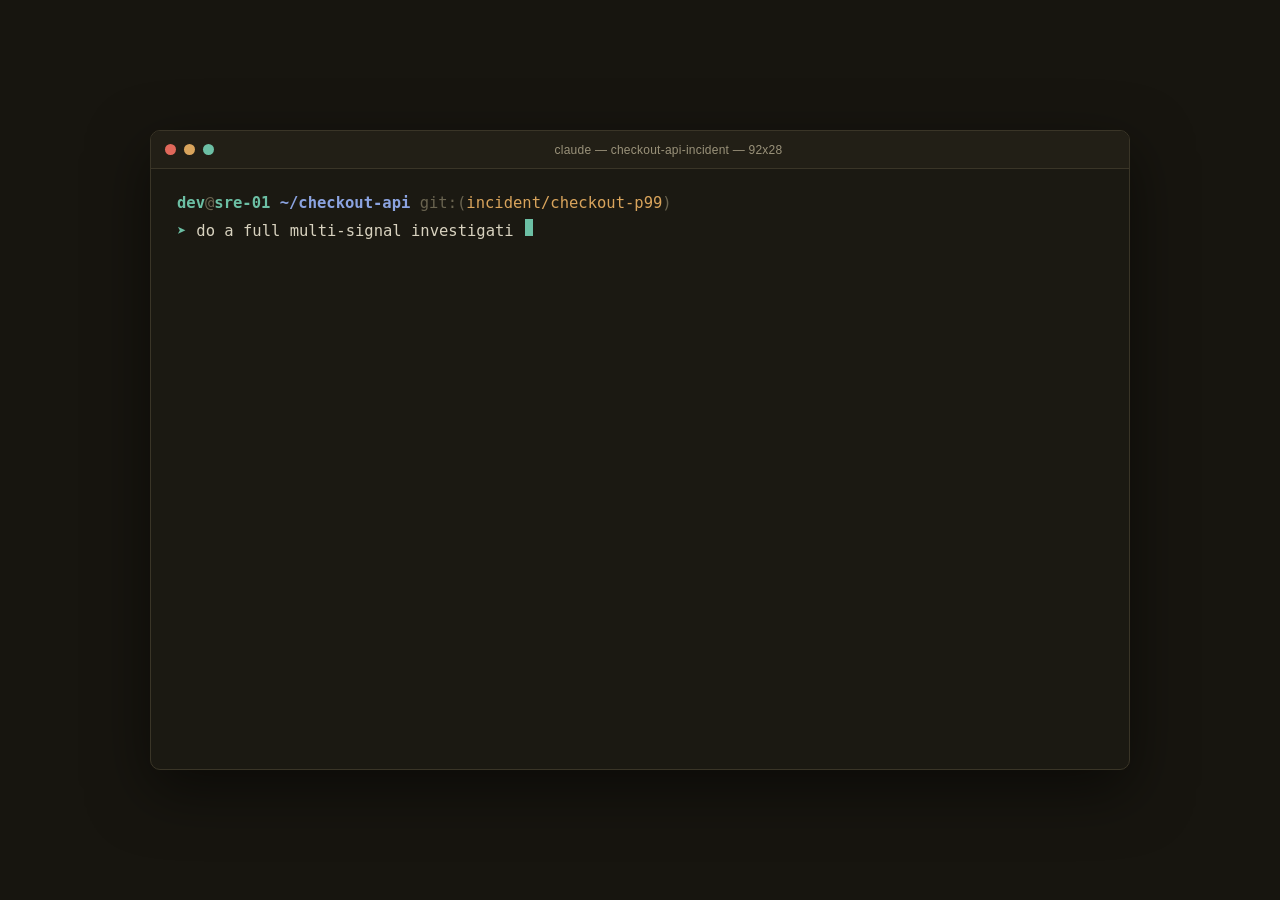
<file: mcp_server/demo_static/demo_terminal.html>
<!doctype html>
<html lang="en">
<head>
<meta charset="utf-8">
<title>terminal</title>
<style>
  /* Standalone terminal mockup for the demo recording's opening beat
     (scripts/demo_capture.py). A real terminal emulator was ruled out:
     shelling out to an actual `claude` session would make the recording
     depend on live model output and non-deterministic timing, which is
     exactly what the seeded-database approach elsewhere in this pipeline
     exists to avoid. A scripted, deterministic mockup that only has to
     read as a terminal for a ten second clip is the pragmatic trade. */
  * { margin: 0; padding: 0; box-sizing: border-box; }
  html, body {
    height: 100%;
    background: #17150f; /* matches the dashboard's own background so the tab switch reads as one product, not two */
    display: flex; align-items: center; justify-content: center;
  }
  body { font-family: "JetBrains Mono", ui-monospace, monospace; }
  .window {
    width: 980px; height: 640px;
    background: #1b1912;
    border: 1px solid #3a3527;
    border-radius: 10px;
    box-shadow: 0 20px 60px rgba(0,0,0,0.5);
    overflow: hidden;
    display: flex; flex-direction: column;
  }
  .chrome {
    height: 38px; flex-shrink: 0;
    display: flex; align-items: center; gap: 8px;
    padding: 0 14px;
    background: #221f16;
    border-bottom: 1px solid #3a3527;
  }
  .dot { width: 11px; height: 11px; border-radius: 999px; }
  .dot.r { background: #e0685a; } .dot.y { background: #d9a45c; } .dot.g { background: #6cbfa4; }
  .chrome-title {
    flex: 1; text-align: center; font-size: 12px; color: #9a927a; letter-spacing: 0.02em;
    font-family: Archivo, sans-serif;
  }
  .body { flex: 1; padding: 22px 26px; color: #d8d2bf; font-size: 15.5px; line-height: 1.65; overflow: hidden; }
  /* A real two-line shell prompt (user/host/cwd/git branch on its own
     line, then a bare chevron for the actual input) is the oh-my-zsh /
     starship convention most viewers will recognise; a bare "$" or ">"
     on one line reads as an obvious mockup by comparison. */
  .prompt-meta { color: #6a6450; margin-bottom: 2px; }
  .prompt-user { color: #6cbfa4; font-weight: 700; }
  .prompt-host { color: #6cbfa4; font-weight: 700; }
  .prompt-path { color: #8ba3e0; font-weight: 650; }
  .prompt-branch { color: #d9a45c; }
  .prompt-line { display: flex; align-items: baseline; gap: 10px; }
  .prompt-chevron { color: #6cbfa4; font-weight: 700; flex-shrink: 0; }
  .typed { white-space: pre-wrap; word-break: break-word; }
  .cursor {
    display: inline-block; width: 8px; height: 1.1em; background: #6cbfa4;
    vertical-align: text-bottom; margin-left: 1px;
  }
  .cursor.blink { animation: __blink 1s step-end infinite; }
  @keyframes __blink { 50% { opacity: 0; } }
  .response { margin-top: 18px; color: #9a927a; opacity: 0; transition: opacity 300ms ease-out; }
  .response.show { opacity: 1; }
  .response .lead { color: #6cbfa4; font-weight: 650; }
</style>
</head>
<body>
  <div class="window">
    <div class="chrome">
      <div class="dot r"></div><div class="dot y"></div><div class="dot g"></div>
      <div class="chrome-title">claude &mdash; checkout-api-incident &mdash; 92x28</div>
    </div>
    <div class="body">
      <div class="prompt-meta">
        <span class="prompt-user">dev</span>@<span class="prompt-host">sre-01</span> <span class="prompt-path">~/checkout-api</span> git:(<span class="prompt-branch">incident/checkout-p99</span>)
      </div>
      <div class="prompt-line">
        <span class="prompt-chevron">&#10148;</span>
        <span class="typed" id="typed"></span><span class="cursor" id="cursor"></span>
      </div>
      <div class="response" id="response">
        <div class="lead">&#10003; Claude Code is investigating&hellip;</div>
        <div>Reading incident context, calling checkout-api tools, building a timeline.</div>
      </div>
    </div>
  </div>
<script>
  // Typed rather than pasted in one paint: a static full line reads as a
  // screenshot, the letter-by-letter reveal is what makes the opening
  // beat read as "someone just typed this", matching the dashboard's own
  // staged reveal further into the clip.
  var PROMPT = new URLSearchParams(window.location.search).get("prompt") ||
    "do a full multi-signal investigation of the checkout-api incident";

  // A little pseudo-random per-character jitter (not real per-key
  // timing, just enough variance that the typing doesn't read as a
  // metronome) plus a small extra pause after a space, which is how
  // most people's typing actually looks: word bursts, tiny gaps between
  // them. Seeded (not Math.random) so the recording stays deterministic
  // frame-for-frame across capture runs.
  function jitter(seed) {
    var x = Math.sin(seed * 12.9898) * 43758.5453;
    return x - Math.floor(x);
  }

  function typeOut(text, el, cursorEl, msPerChar, onDone) {
    var i = 0;
    (function step() {
      el.textContent = text.slice(0, i);
      var justTyped = text[i - 1];
      i++;
      if (i <= text.length) {
        var variance = (jitter(i) - 0.5) * msPerChar * 0.7; // +/-35% swing
        var delay = Math.max(10, msPerChar + variance + (justTyped === " " ? msPerChar * 0.4 : 0));
        setTimeout(step, delay);
      } else {
        cursorEl.classList.add("blink");
        if (onDone) setTimeout(onDone, 420);
      }
    })();
  }

  window.__demoTerminalReady = new Promise(function (resolve) {
    document.fonts.ready.then(function () {
      typeOut(PROMPT, document.getElementById("typed"), document.getElementById("cursor"), 28, function () {
        document.getElementById("response").classList.add("show");
        resolve();
      });
    });
  });
</script>
</body>
</html>
</file>
